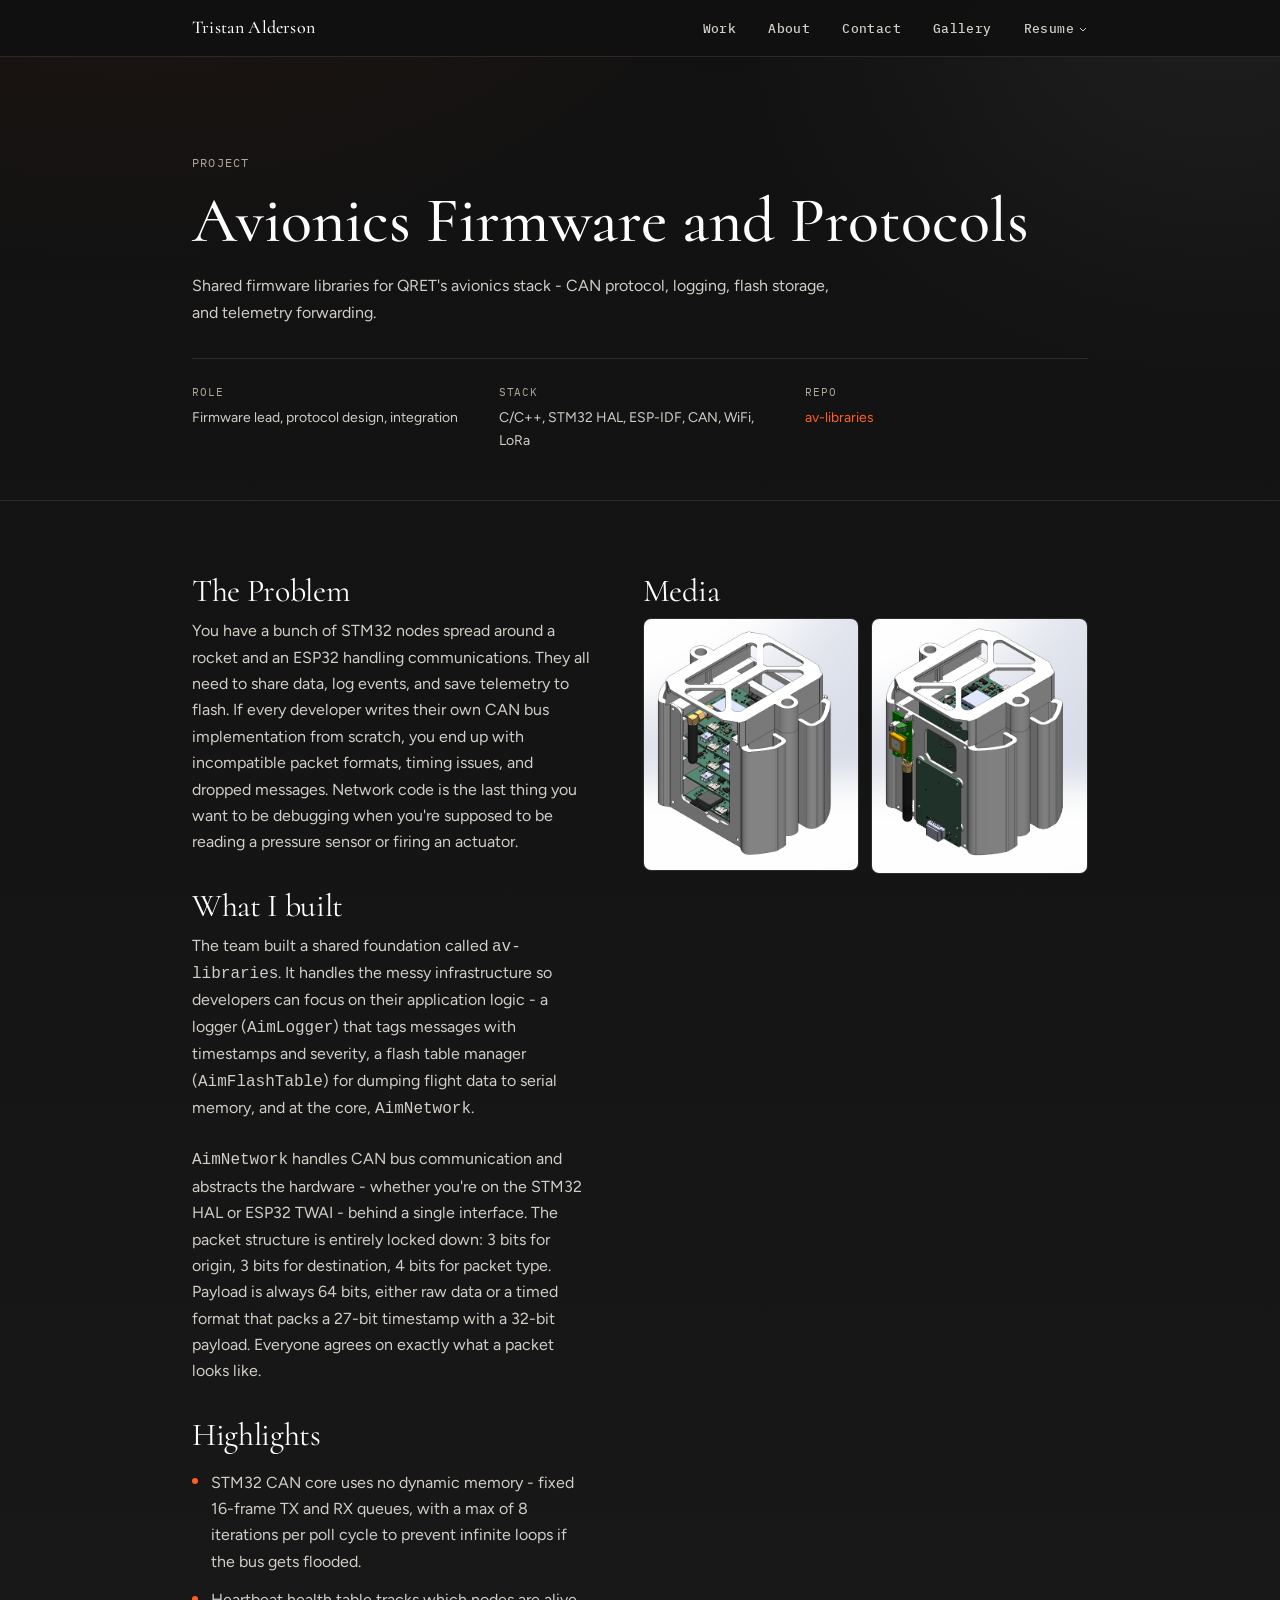
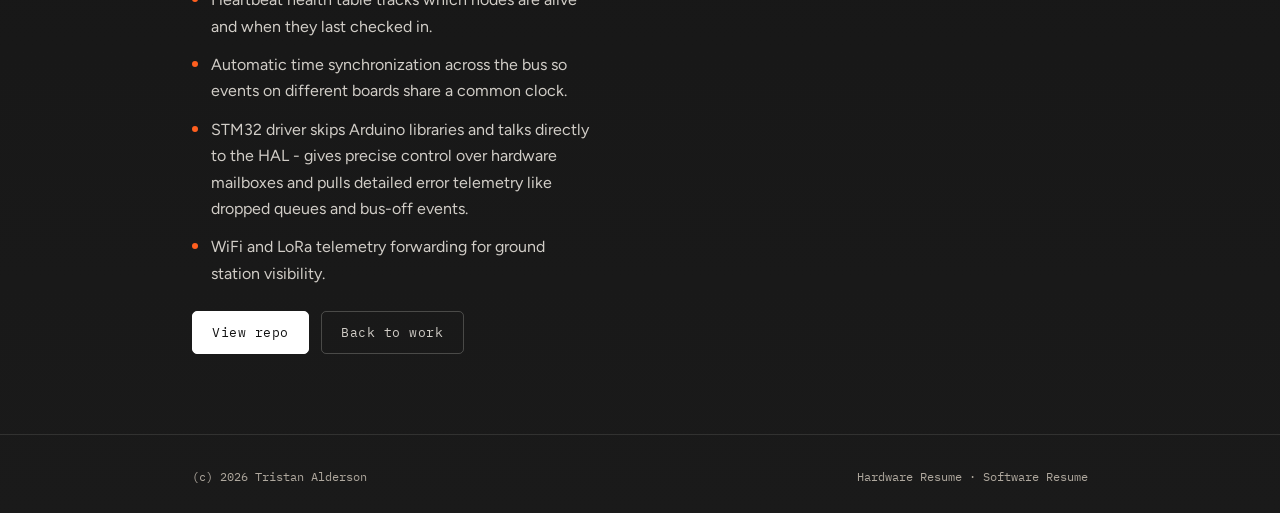
<file: projects/avionics-firmware.html>
<!DOCTYPE html>
<html lang="en">
<head>
<meta charset="UTF-8" />
<meta name="viewport" content="width=device-width, initial-scale=1.0" />
<title>Avionics Firmware and Protocols - Tristan Alderson</title>
<meta name="description" content="Distributed avionics firmware with custom CAN protocol and real-time telemetry." />
<link rel="preconnect" href="https://fonts.googleapis.com" />
<link rel="preconnect" href="https://fonts.gstatic.com" crossorigin />
<link href="https://fonts.googleapis.com/css2?family=Cormorant:ital,wght@0,400;0,500;0,600;1,400&family=IBM+Plex+Mono:wght@400;500&family=Figtree:wght@400;500&display=swap" rel="stylesheet" />
<link rel="stylesheet" href="../css/style.css" />
<link rel="icon" type="image/png" href="../assets/favicon.png" />
<link rel="apple-touch-icon" href="../assets/favicon.png" />
</head>
<body>
<a href="#content" class="skip-link">Skip to content</a>

<nav aria-label="Site navigation">
  <div class="nav-inner">
    <a href="../index.html" class="nav-name">Tristan Alderson</a>
    <ul class="nav-links" id="nav-links" role="list">
      <li><a href="../index.html#work">Work</a></li>
      <li><a href="../index.html#about">About</a></li>
      <li><a href="../index.html#contact">Contact</a></li>
      <li><a href="../index.html#gallery">Gallery</a></li>
      <li class="dropdown">
        <a href="#" aria-haspopup="true" aria-expanded="false">Resume <svg width="10" height="10" viewBox="0 0 10 10" stroke="currentColor" fill="none"><path d="M2 3l3 3 3-3"/></svg></a>
        <ul class="dropdown-content">
          <li><a href="../assets/TristanAlderson_HardwareResume_Latest.pdf" target="_blank" rel="noopener">Hardware</a></li>
          <li><a href="../assets/TristanAlderson_SoftwareResume_Latest.pdf" target="_blank" rel="noopener">Software</a></li>
        </ul>
      </li>
    </ul>
    <button class="nav-menu-btn" id="nav-toggle" aria-expanded="false" aria-controls="nav-links" aria-label="Toggle navigation">
      <svg width="20" height="20" viewBox="0 0 20 20" fill="none" stroke="currentColor" stroke-width="1.5">
        <path d="M3 5h14M3 10h14M3 15h14"/>
      </svg>
    </button>
  </div>
</nav>

<main id="content">
  <section class="project-hero">
    <div class="container">
      <p class="project-label">Project</p>
      <h1 class="project-title">Avionics Firmware and Protocols</h1>
      <p class="project-subtitle">
        Shared firmware libraries for QRET's avionics stack - CAN protocol, logging, flash storage, and telemetry forwarding.
      </p>
      <div class="project-meta">
        <div>
          <p class="meta-label">Role</p>
          <p class="meta-value">Firmware lead, protocol design, integration</p>
        </div>
        <div>
          <p class="meta-label">Stack</p>
          <p class="meta-value">C/C++, STM32 HAL, ESP-IDF, CAN, WiFi, LoRa</p>
        </div>
        <div>
          <p class="meta-label">Repo</p>
          <p class="meta-value"><a href="https://github.com/Queens-Rocket-Engineering-Team/av-libraries" target="_blank" rel="noopener">av-libraries</a></p>
        </div>
      </div>
    </div>
  </section>

  <section class="project-page-body">
    <div class="container">
      <div class="project-grid">
        <div>
          <h2 class="section-title">The Problem</h2>
          <p class="body-text">
            You have a bunch of STM32 nodes spread around a rocket and an ESP32 handling communications. They all need to share data, log events, and save telemetry to flash. If every developer writes their own CAN bus implementation from scratch, you end up with incompatible packet formats, timing issues, and dropped messages. Network code is the last thing you want to be debugging when you're supposed to be reading a pressure sensor or firing an actuator.
          </p>

          <h2 class="section-title">What I built</h2>
          <p class="body-text">
            The team built a shared foundation called <code>av-libraries</code>. It handles the messy infrastructure so developers can focus on their application logic - a logger (<code>AimLogger</code>) that tags messages with timestamps and severity, a flash table manager (<code>AimFlashTable</code>) for dumping flight data to serial memory, and at the core, <code>AimNetwork</code>.
          </p>
          <p class="body-text">
            <code>AimNetwork</code> handles CAN bus communication and abstracts the hardware - whether you're on the STM32 HAL or ESP32 TWAI - behind a single interface. The packet structure is entirely locked down: 3 bits for origin, 3 bits for destination, 4 bits for packet type. Payload is always 64 bits, either raw data or a timed format that packs a 27-bit timestamp with a 32-bit payload. Everyone agrees on exactly what a packet looks like.
          </p>

          <h2 class="section-title">Highlights</h2>
          <ul class="project-list">
            <li>STM32 CAN core uses no dynamic memory - fixed 16-frame TX and RX queues, with a max of 8 iterations per poll cycle to prevent infinite loops if the bus gets flooded.</li>
            <li>Heartbeat health table tracks which nodes are alive and when they last checked in.</li>
            <li>Automatic time synchronization across the bus so events on different boards share a common clock.</li>
            <li>STM32 driver skips Arduino libraries and talks directly to the HAL - gives precise control over hardware mailboxes and pulls detailed error telemetry like dropped queues and bus-off events.</li>
            <li>WiFi and LoRa telemetry forwarding for ground station visibility.</li>
          </ul>

          <div class="project-links">
            <a href="https://github.com/Queens-Rocket-Engineering-Team/av-libraries" target="_blank" rel="noopener" class="btn btn-primary">View repo</a>
            <a href="../index.html#work" class="btn btn-ghost">Back to work</a>
          </div>
        </div>

        <div>
          <h2 class="section-title">Media</h2>
          <div class="project-gallery">
            <img src="../assets/projects/avionics-stack/avionics_stack1.png" alt="Avionics stack overview" loading="lazy" />
            <img src="../assets/projects/avionics-stack/avionics_stack2.png" alt="Avionics stack detail" loading="lazy" />
          </div>
        </div>
      </div>
    </div>
  </section>
</main>

<footer>
  <div class="container footer-inner">
    <p class="footer-copy">(c) <span id="year"></span> Tristan Alderson</p>
    <p class="footer-copy"><a href="../assets/TristanAlderson_HardwareResume_Latest.pdf" target="_blank" rel="noopener">Hardware Resume</a> &middot; <a href="../assets/TristanAlderson_SoftwareResume_Latest.pdf" target="_blank" rel="noopener">Software Resume</a></p>
  </div>
</footer>

<script src="../js/site.js" defer></script>
</body>
</html>
</file>
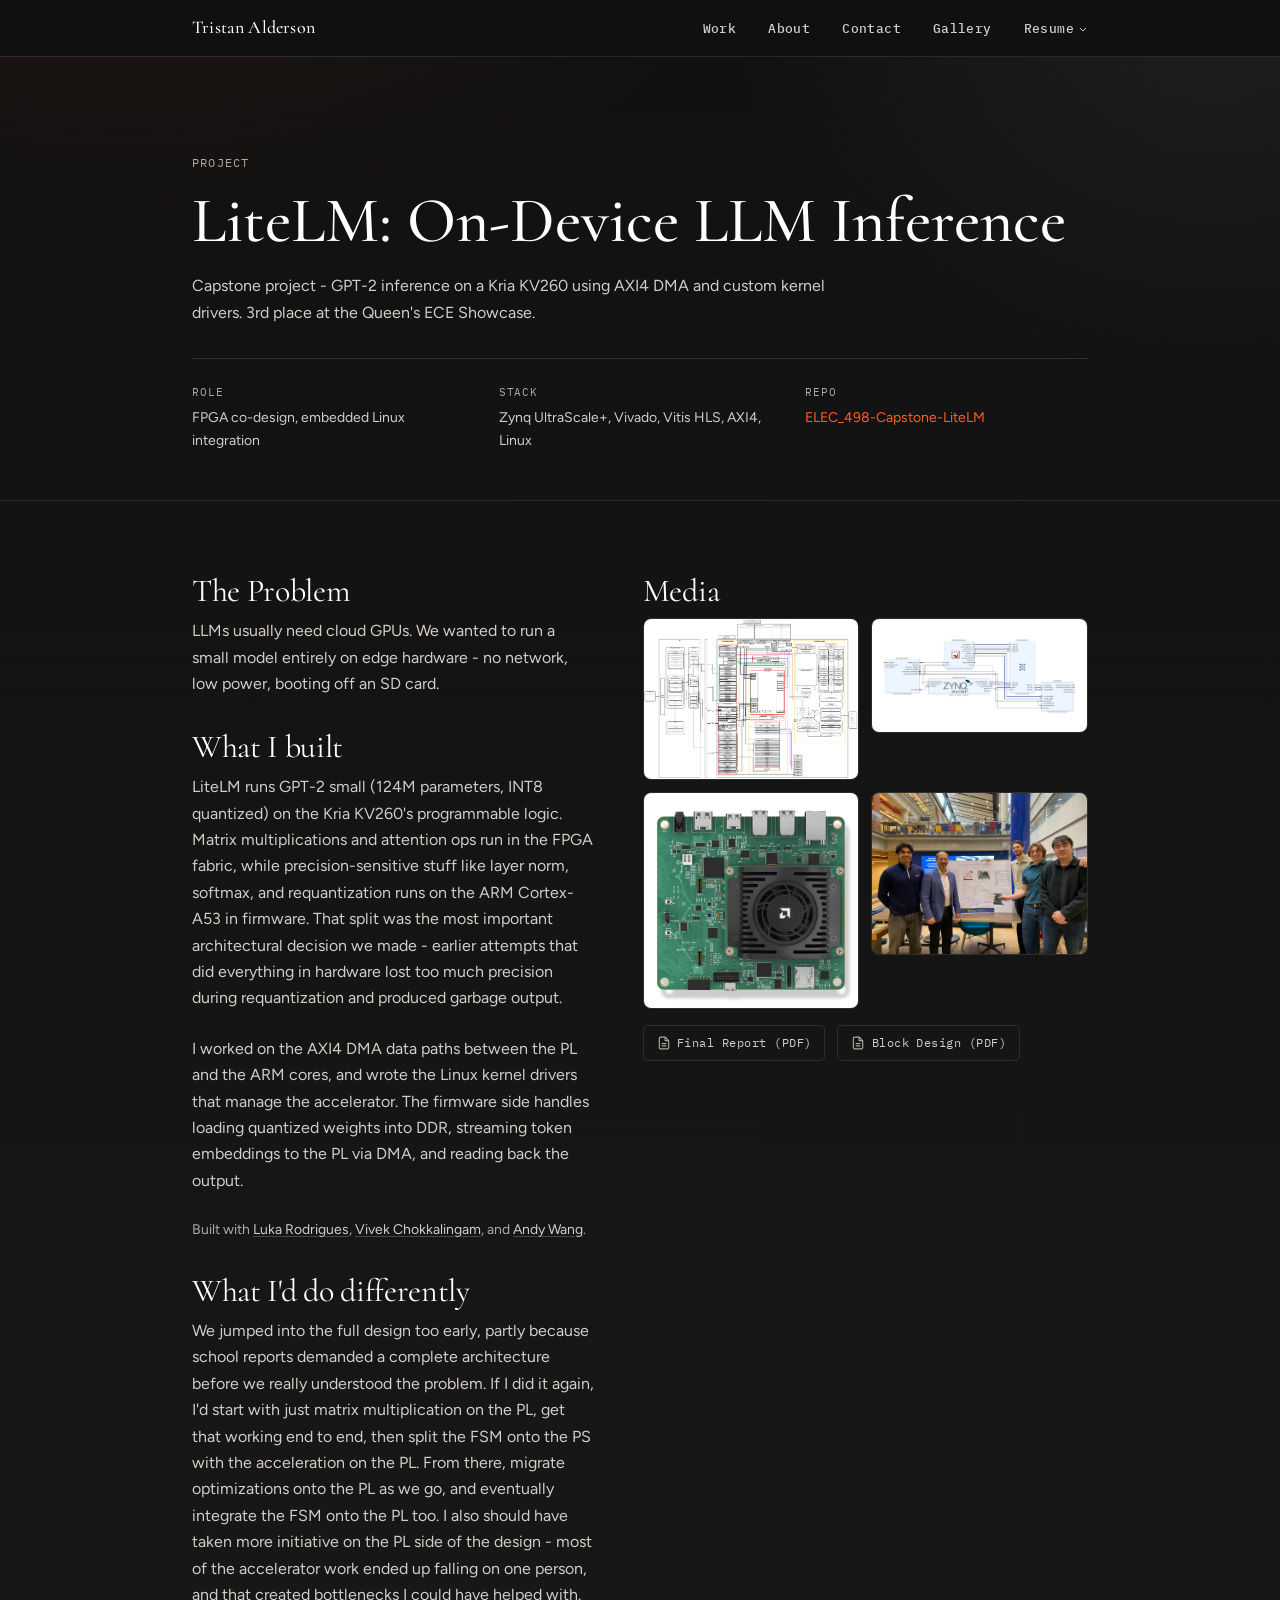
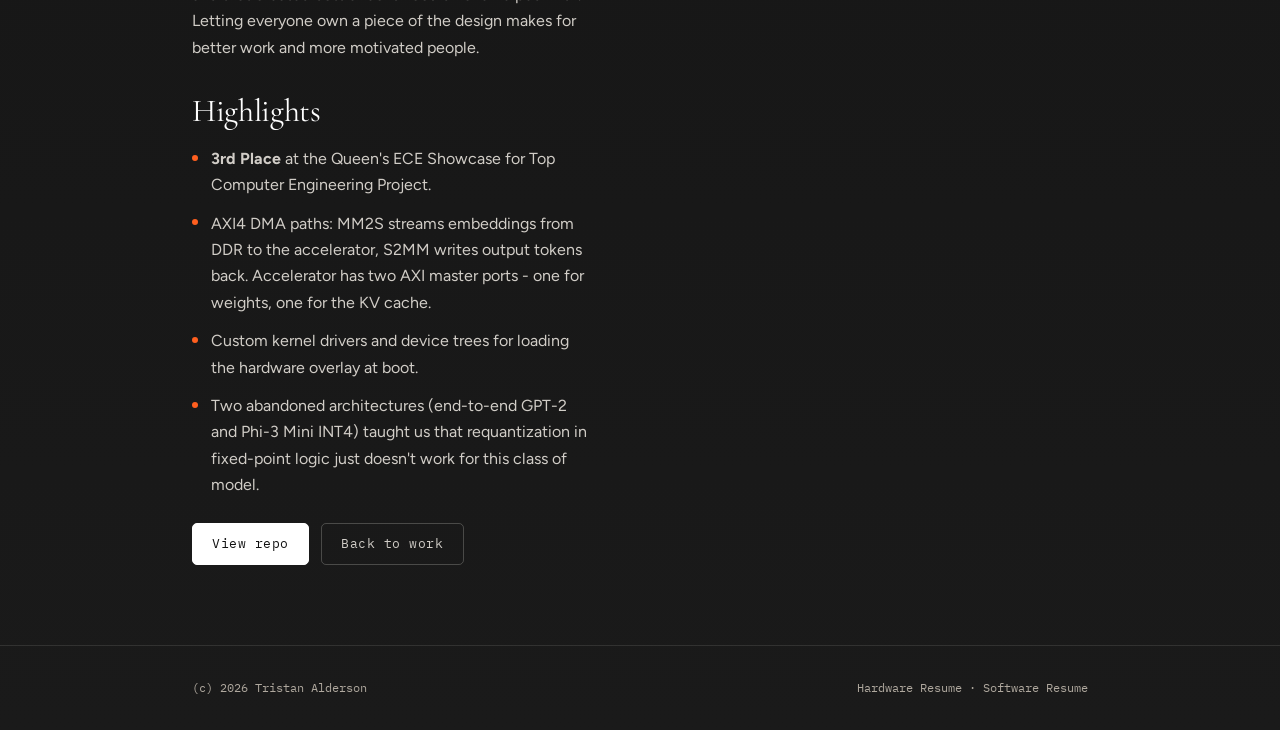
<file: projects/fpga-embedded.html>
<!DOCTYPE html>
<html lang="en">

<head>
  <meta charset="UTF-8" />
  <meta name="viewport" content="width=device-width, initial-scale=1.0" />
  <title>FPGA and Embedded Firmware - Tristan Alderson</title>
  <meta name="description" content="Offline LLM inference on Zynq UltraScale+ with AXI4 DMA and embedded Linux." />
  <link rel="preconnect" href="https://fonts.googleapis.com" />
  <link rel="preconnect" href="https://fonts.gstatic.com" crossorigin />
  <link
    href="https://fonts.googleapis.com/css2?family=Cormorant:ital,wght@0,400;0,500;0,600;1,400&family=IBM+Plex+Mono:wght@400;500&family=Figtree:wght@400;500&display=swap"
    rel="stylesheet" />
  <link rel="stylesheet" href="../css/style.css" />
  <link rel="icon" type="image/png" href="../assets/favicon.png" />
  <link rel="apple-touch-icon" href="../assets/favicon.png" />
</head>

<body>
  <a href="#content" class="skip-link">Skip to content</a>

  <nav aria-label="Site navigation">
    <div class="nav-inner">
      <a href="../index.html" class="nav-name">Tristan Alderson</a>
      <ul class="nav-links" id="nav-links" role="list">
        <li><a href="../index.html#work">Work</a></li>
        <li><a href="../index.html#about">About</a></li>
        <li><a href="../index.html#contact">Contact</a></li>
        <li><a href="../index.html#gallery">Gallery</a></li>
        <li class="dropdown">
          <a href="#" aria-haspopup="true" aria-expanded="false">Resume <svg width="10" height="10" viewBox="0 0 10 10"
              stroke="currentColor" fill="none">
              <path d="M2 3l3 3 3-3" />
            </svg></a>
          <ul class="dropdown-content">
            <li><a href="../assets/TristanAlderson_HardwareResume_Latest.pdf" target="_blank"
                rel="noopener">Hardware</a></li>
            <li><a href="../assets/TristanAlderson_SoftwareResume_Latest.pdf" target="_blank"
                rel="noopener">Software</a></li>
          </ul>
        </li>
      </ul>
      <button class="nav-menu-btn" id="nav-toggle" aria-expanded="false" aria-controls="nav-links"
        aria-label="Toggle navigation">
        <svg width="20" height="20" viewBox="0 0 20 20" fill="none" stroke="currentColor" stroke-width="1.5">
          <path d="M3 5h14M3 10h14M3 15h14" />
        </svg>
      </button>
    </div>
  </nav>

  <main id="content">
    <section class="project-hero">
      <div class="container">
        <p class="project-label">Project</p>
        <h1 class="project-title">LiteLM: On-Device LLM Inference</h1>
        <p class="project-subtitle">
          Capstone project - GPT-2 inference on a Kria KV260 using AXI4 DMA and custom kernel drivers. 3rd place at the
          Queen's ECE Showcase.
        </p>
        <div class="project-meta">
          <div>
            <p class="meta-label">Role</p>
            <p class="meta-value">FPGA co-design, embedded Linux integration</p>
          </div>
          <div>
            <p class="meta-label">Stack</p>
            <p class="meta-value">Zynq UltraScale+, Vivado, Vitis HLS, AXI4, Linux</p>
          </div>
          <div>
            <p class="meta-label">Repo</p>
            <p class="meta-value"><a href="https://github.com/20lfr/ELEC_498-Capstone-LiteLM" target="_blank"
                rel="noopener">ELEC_498-Capstone-LiteLM</a></p>
          </div>
        </div>
      </div>
    </section>

    <section class="project-page-body">
      <div class="container">
        <div class="project-grid">
          <div>
            <h2 class="section-title">The Problem</h2>
            <p class="body-text">
              LLMs usually need cloud GPUs. We wanted to run a small model entirely on edge hardware - no network, low
              power, booting off an SD card.
            </p>

            <h2 class="section-title">What I built</h2>
            <p class="body-text">
              LiteLM runs GPT-2 small (124M parameters, INT8 quantized) on the Kria KV260's programmable logic. Matrix
              multiplications and attention ops run in the FPGA fabric, while precision-sensitive stuff like layer norm,
              softmax, and requantization runs on the ARM Cortex-A53 in firmware. That split was the most important
              architectural decision we made - earlier attempts that did everything in hardware lost too much precision
              during requantization and produced garbage output.
            </p>
            <p class="body-text">
              I worked on the AXI4 DMA data paths between the PL and the ARM cores, and wrote the Linux kernel drivers
              that manage the accelerator. The firmware side handles loading quantized weights into DDR, streaming token
              embeddings to the PL via DMA, and reading back the output.
            </p>
            <p class="team-credit">
              Built with
              <a href="https://www.linkedin.com/in/luka-rodrigues-ab835022b/" target="_blank" rel="noopener">Luka
                Rodrigues</a>,
              <a href="https://www.linkedin.com/in/vivekchokkalingam/" target="_blank" rel="noopener">Vivek
                Chokkalingam</a>, and
              <a href="https://www.linkedin.com/in/andy-wang-541b96255/" target="_blank" rel="noopener">Andy Wang</a>.
            </p>

            <h2 class="section-title">What I'd do differently</h2>
            <p class="body-text">
              We jumped into the full design too early, partly because school reports demanded a complete architecture
              before we really understood the problem. If I did it again, I'd start with just matrix multiplication
              on the PL, get that working end to end, then split the FSM onto the PS with the acceleration on the PL.
              From there, migrate optimizations onto the PL as we go, and eventually integrate the FSM onto the PL too.
              I also should have taken more initiative on the PL side of the design - most of the accelerator work ended
              up falling on one person, and that created bottlenecks I could have helped with. Letting everyone
              own a piece of the design makes for better work and more motivated people.
            </p>

            <h2 class="section-title">Highlights</h2>
            <ul class="project-list">
              <li><strong>3rd Place</strong> at the Queen's ECE Showcase for Top Computer Engineering Project.</li>
              <li>AXI4 DMA paths: MM2S streams embeddings from DDR to the accelerator, S2MM writes output tokens back.
                Accelerator has two AXI master ports - one for weights, one for the KV cache.</li>
              <li>Custom kernel drivers and device trees for loading the hardware overlay at boot.</li>
              <li>Two abandoned architectures (end-to-end GPT-2 and Phi-3 Mini INT4) taught us that requantization in
                fixed-point logic just doesn't work for this class of model.</li>
            </ul>

            <div class="project-links">
              <a href="https://github.com/20lfr/ELEC_498-Capstone-LiteLM" target="_blank" rel="noopener"
                class="btn btn-primary">View repo</a>
              <a href="../index.html#work" class="btn btn-ghost">Back to work</a>
            </div>
          </div>

          <div>
            <h2 class="section-title">Media</h2>
            <div class="project-gallery">
              <a href="../assets/projects/capstone/fpga_design.pdf" target="_blank" rel="noopener" class="gallery-link">
                <img src="../assets/projects/capstone/fpga_design.png"
                  alt="FPGA system block design - click for full PDF" loading="lazy" />
                <span class="gallery-link-label">View full PDF &gt;</span>
              </a>
              <img src="../assets/projects/capstone/Vivado-Block-Design.png" alt="Vivado block design schematic"
                loading="lazy" />
              <img src="../assets/projects/capstone/fpga_board.jpg" alt="Kria KV260 Zynq UltraScale+ development board"
                loading="lazy" />
              <img src="../assets/projects/capstone/IMG_0656.jpg"
                alt="Team at the ECE Showcase with poster and FPGA board" loading="lazy" />
            </div>
            <div class="project-docs">
              <a href="../assets/projects/capstone/Group_20_Final_Report.pdf" target="_blank" rel="noopener">
                <svg width="14" height="14" viewBox="0 0 24 24" fill="none" stroke="currentColor" stroke-width="2">
                  <path d="M14 2H6a2 2 0 00-2 2v16a2 2 0 002 2h12a2 2 0 002-2V8z" />
                  <polyline points="14 2 14 8 20 8" />
                  <line x1="16" y1="13" x2="8" y2="13" />
                  <line x1="16" y1="17" x2="8" y2="17" />
                </svg>
                Final Report (PDF)
              </a>
              <a href="../assets/projects/capstone/fpga_design.pdf" target="_blank" rel="noopener">
                <svg width="14" height="14" viewBox="0 0 24 24" fill="none" stroke="currentColor" stroke-width="2">
                  <path d="M14 2H6a2 2 0 00-2 2v16a2 2 0 002 2h12a2 2 0 002-2V8z" />
                  <polyline points="14 2 14 8 20 8" />
                  <line x1="16" y1="13" x2="8" y2="13" />
                  <line x1="16" y1="17" x2="8" y2="17" />
                </svg>
                Block Design (PDF)
              </a>
            </div>
          </div>
        </div>
      </div>
    </section>
  </main>

  <footer>
    <div class="container footer-inner">
      <p class="footer-copy">(c) <span id="year"></span> Tristan Alderson</p>
      <p class="footer-copy"><a href="../assets/TristanAlderson_HardwareResume_Latest.pdf" target="_blank"
          rel="noopener">Hardware Resume</a> &middot; <a href="../assets/TristanAlderson_SoftwareResume_Latest.pdf"
          target="_blank" rel="noopener">Software Resume</a></p>
    </div>
  </footer>

  <script src="../js/site.js" defer></script>
</body>

</html>
</file>
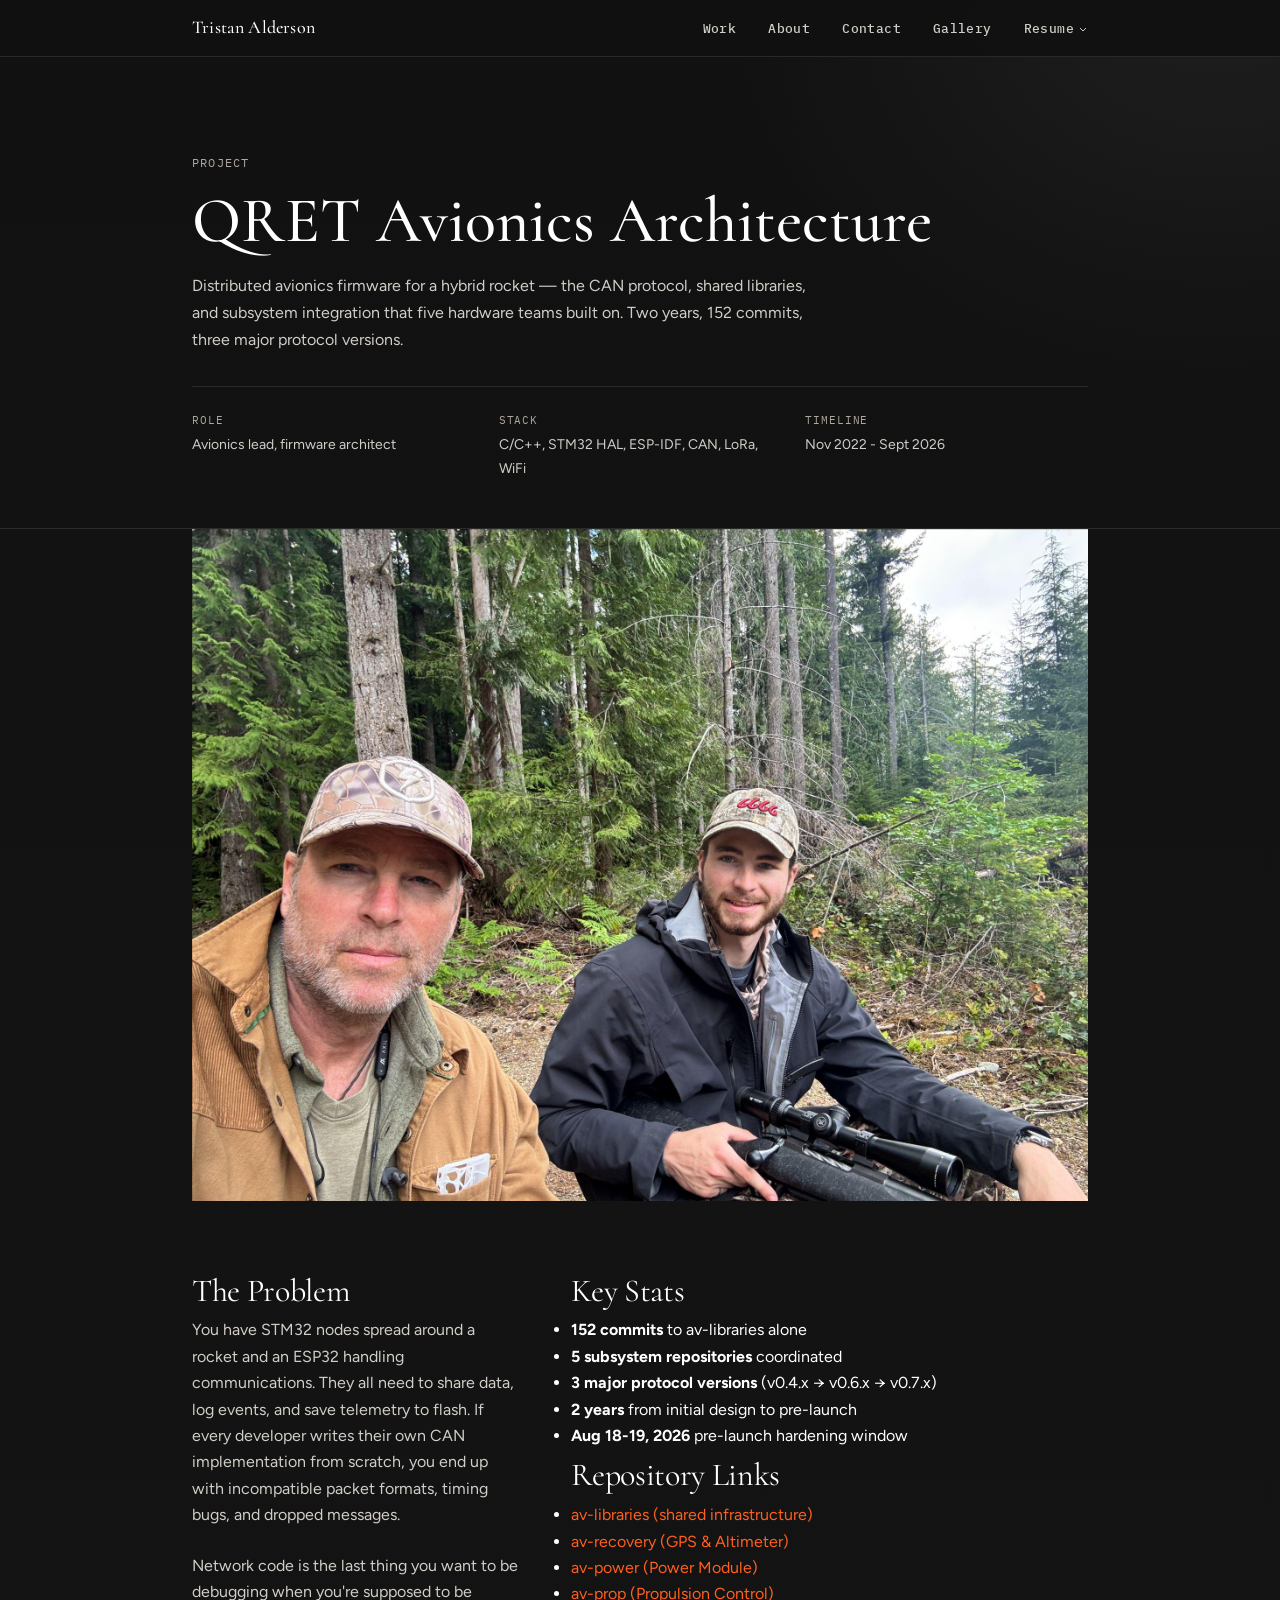
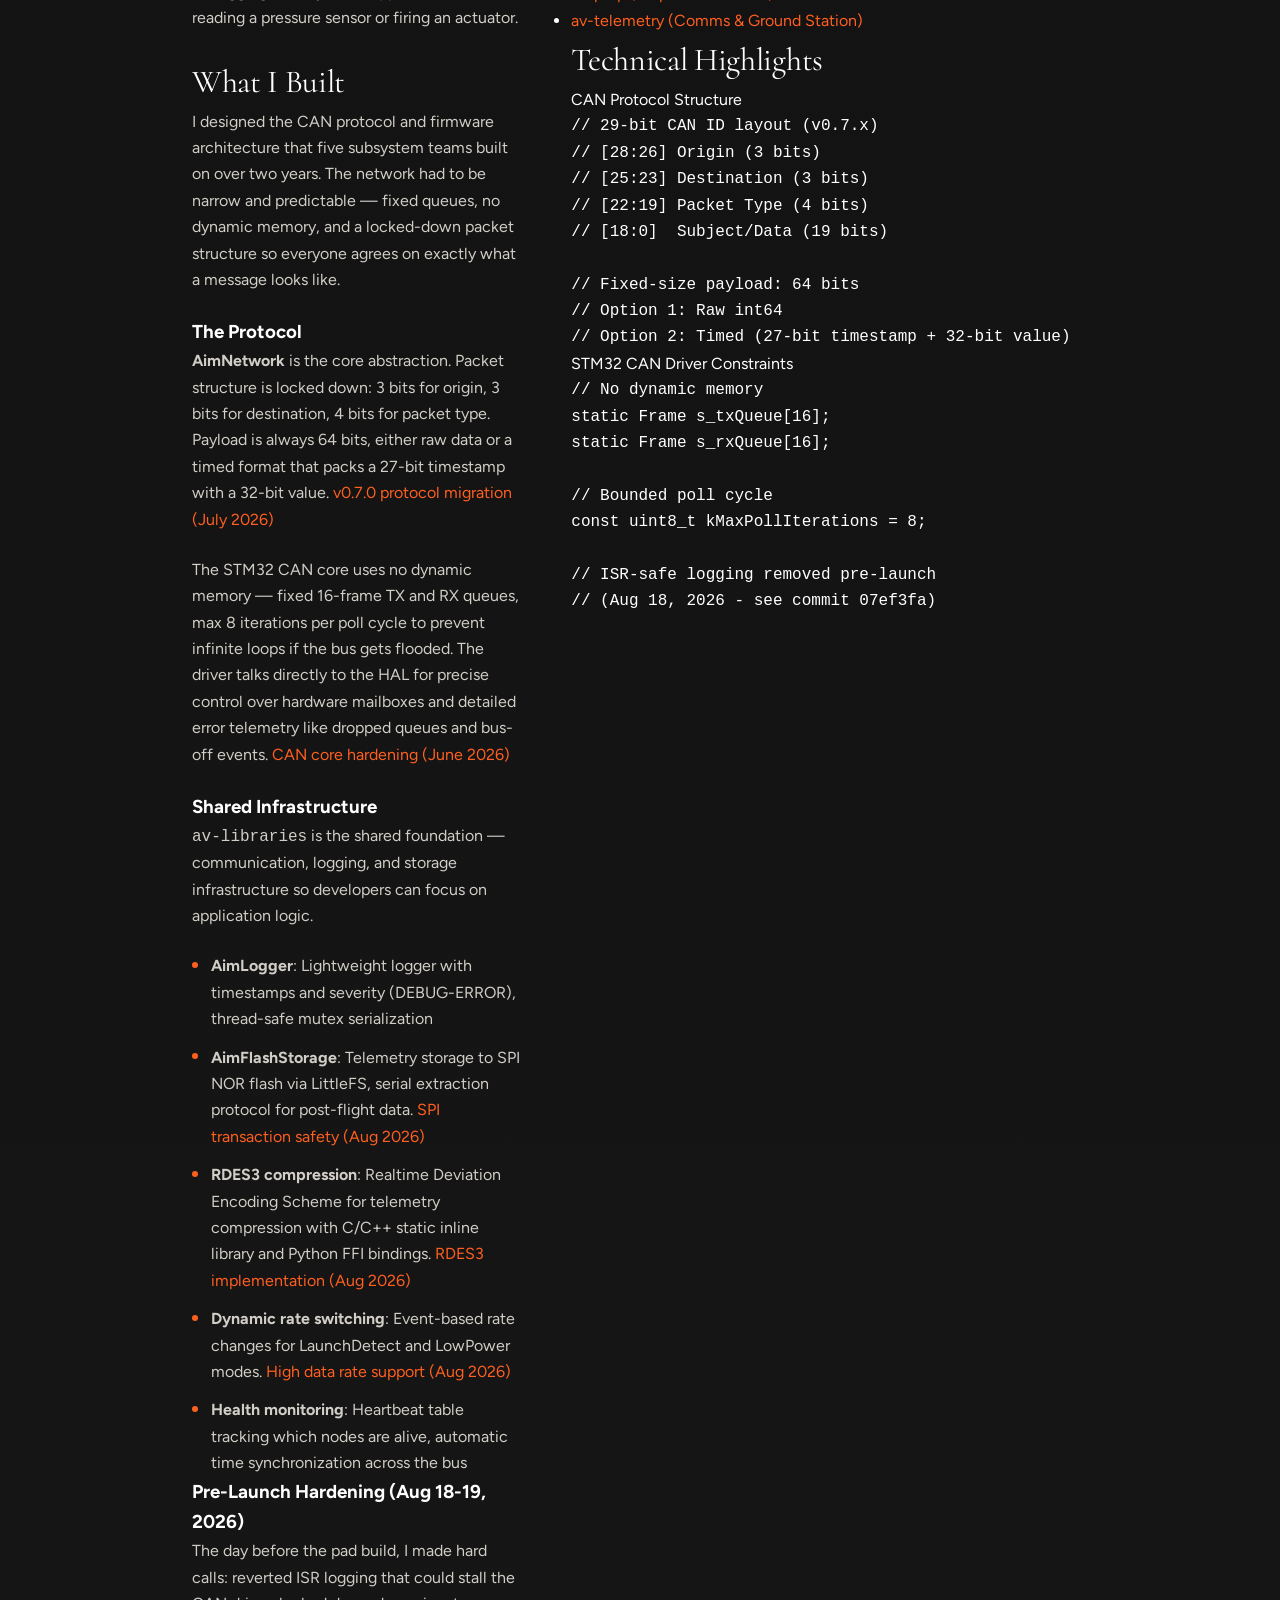
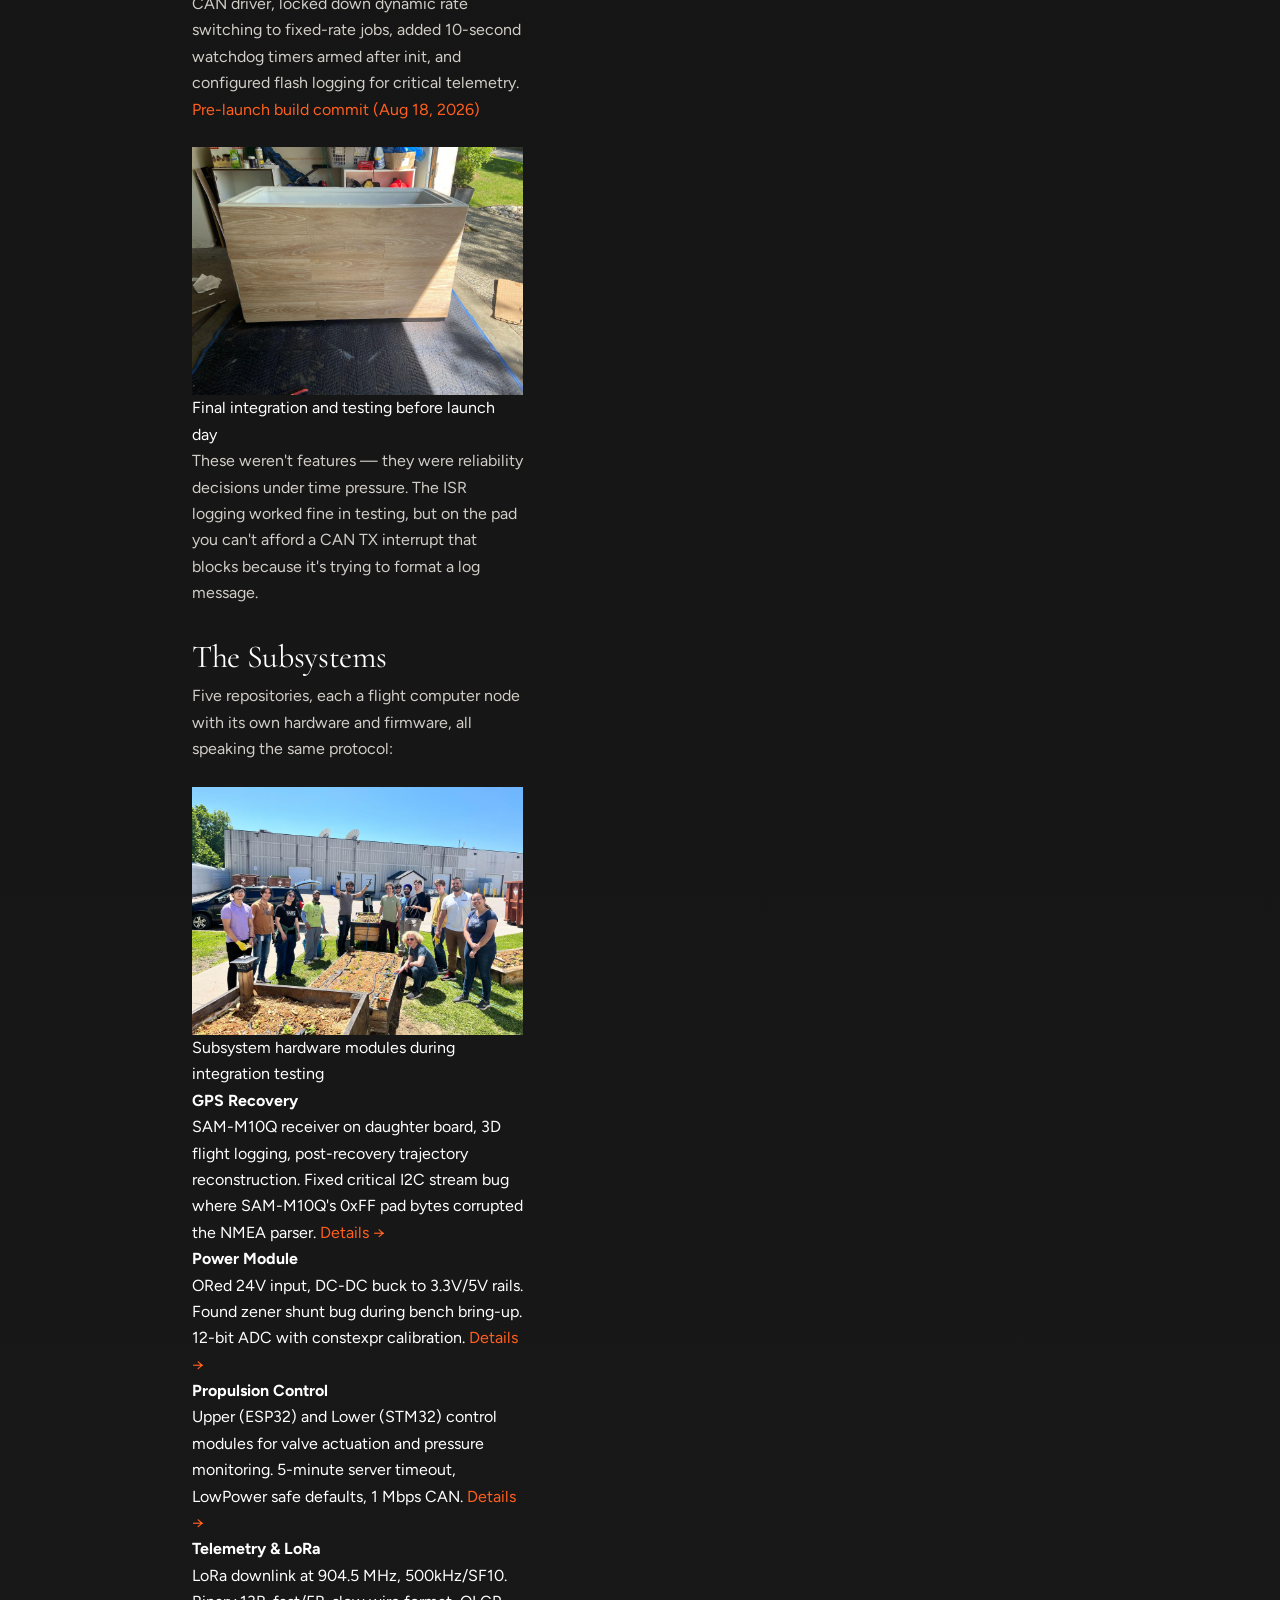
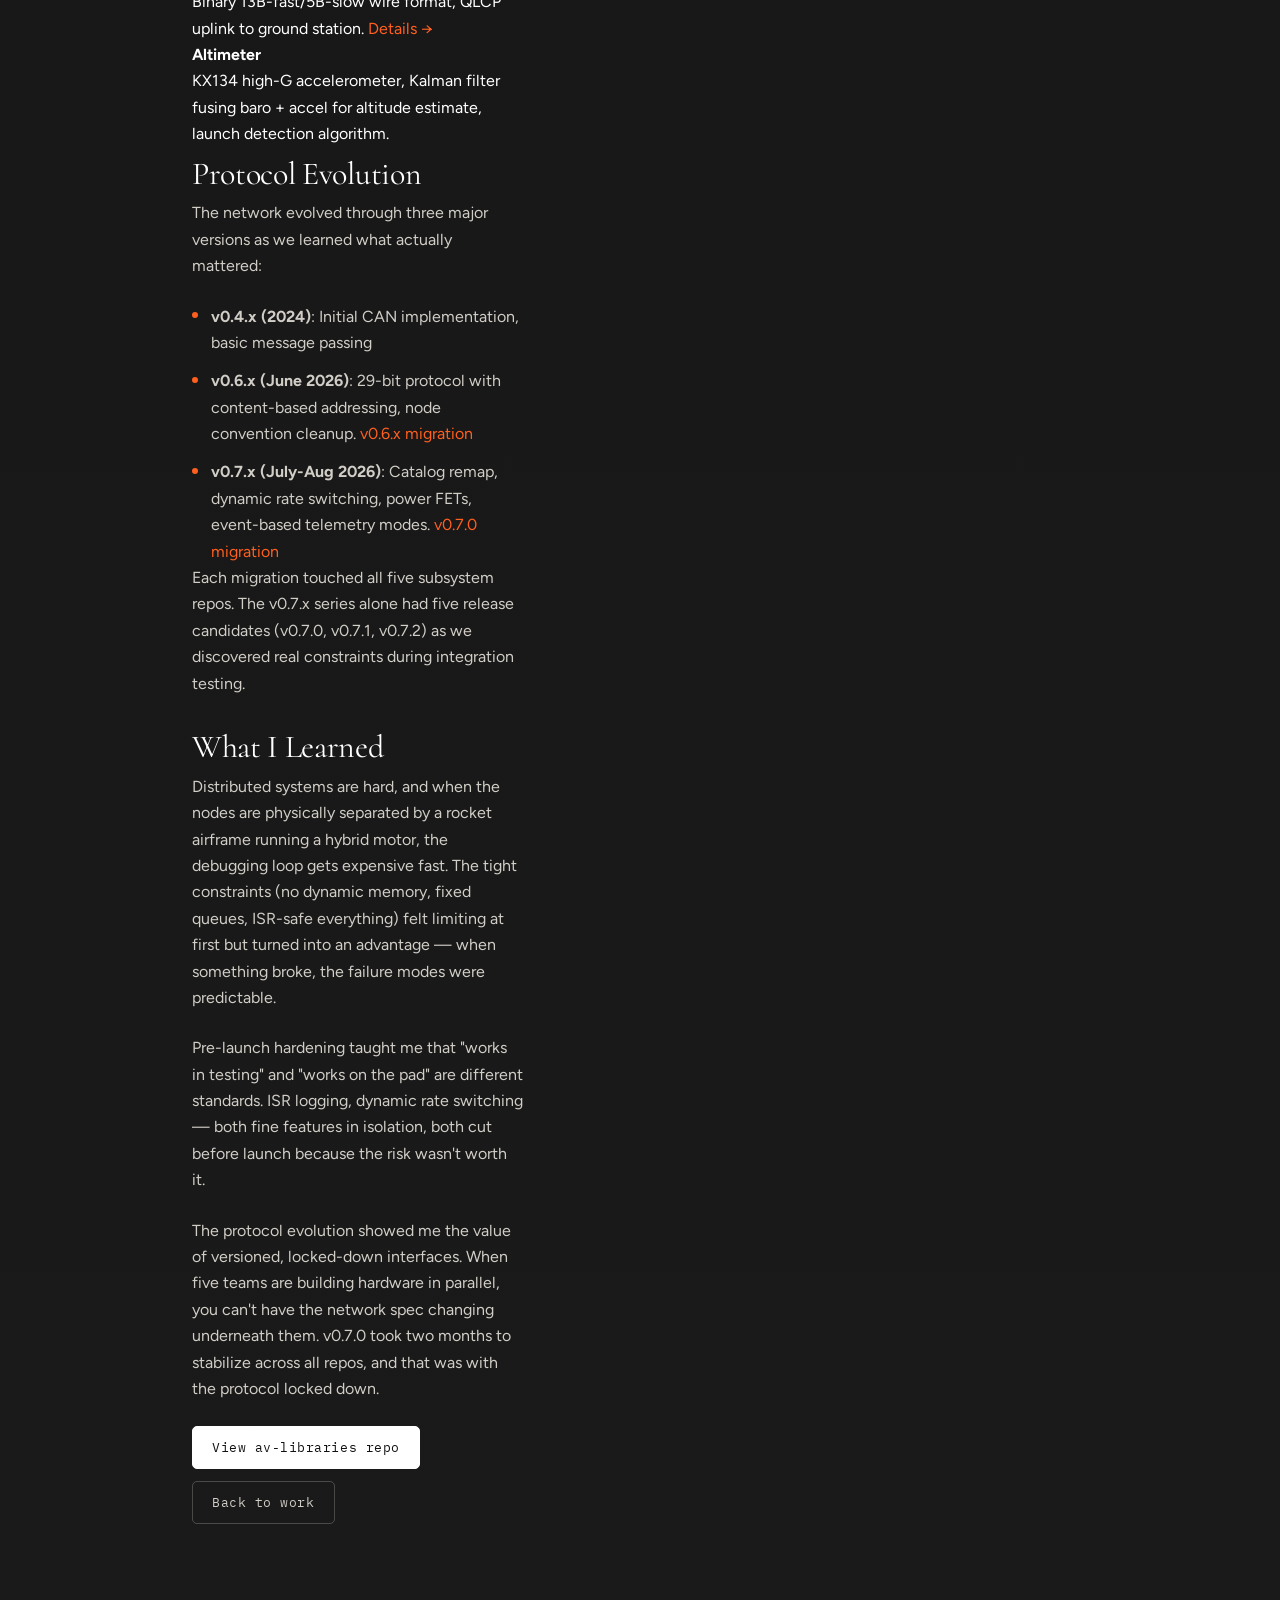
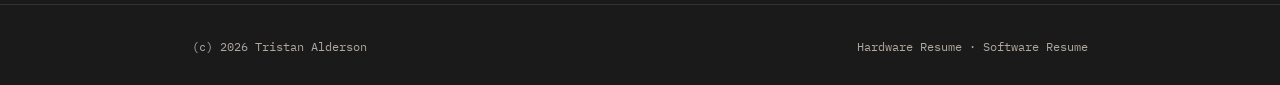
<file: projects/qret-avionics-architecture.html>
<!DOCTYPE html>
<html lang="en">

<head>
  <meta charset="UTF-8" />
  <meta name="viewport" content="width=device-width, initial-scale=1.0" />
  <title>QRET Avionics Architecture - Tristan Alderson</title>
  <meta name="description"
    content="Distributed avionics architecture for a hybrid rocket — CAN protocol, firmware libraries, and five subsystem nodes." />
  <link rel="preconnect" href="https://fonts.googleapis.com" />
  <link rel="preconnect" href="https://fonts.gstatic.com" crossorigin />
  <link
    href="https://fonts.googleapis.com/css2?family=Cormorant:ital,wght@0,400;0,500;0,600;1,400&family=IBM+Plex+Mono:wght@400;500&family=Figtree:wght@400;500&display=swap"
    rel="stylesheet" />
  <link rel="stylesheet" href="../css/style.css" />
  <link rel="icon" type="image/png" href="../assets/favicon.png" />
  <link rel="apple-touch-icon" href="../assets/favicon.png" />
</head>

<body>
  <a href="#content" class="skip-link">Skip to content</a>

  <nav aria-label="Site navigation">
    <div class="nav-inner">
      <a href="../index.html" class="nav-name">Tristan Alderson</a>
      <ul class="nav-links" id="nav-links" role="list">
        <li><a href="../index.html#work">Work</a></li>
        <li><a href="../index.html#about">About</a></li>
        <li><a href="../index.html#contact">Contact</a></li>
        <li><a href="../index.html#gallery">Gallery</a></li>
        <li class="dropdown">
          <a href="#" aria-haspopup="true" aria-expanded="false">Resume <svg width="10" height="10" viewBox="0 0 10 10"
              stroke="currentColor" fill="none">
              <path d="M2 3l3 3 3-3" />
            </svg></a>
          <ul class="dropdown-content">
            <li><a href="../assets/TristanAlderson_HardwareResume_Latest.pdf" target="_blank"
                rel="noopener">Hardware</a></li>
            <li><a href="../assets/TristanAlderson_SoftwareResume_Latest.pdf" target="_blank"
                rel="noopener">Software</a></li>
          </ul>
        </li>
      </ul>
      <button class="nav-menu-btn" id="nav-toggle" aria-expanded="false" aria-controls="nav-links"
        aria-label="Toggle navigation">
        <svg width="20" height="20" viewBox="0 0 20 20" fill="none" stroke="currentColor" stroke-width="1.5">
          <path d="M3 5h14M3 10h14M3 15h14" />
        </svg>
      </button>
    </div>
  </nav>

  <main id="content">
    <section class="project-hero">
      <div class="container">
        <p class="project-label">Project</p>
        <h1 class="project-title">QRET Avionics Architecture</h1>
        <p class="project-subtitle">
          Distributed avionics firmware for a hybrid rocket — the CAN protocol, shared libraries, and subsystem
          integration that five hardware teams built on. Two years, 152 commits, three major protocol versions.
        </p>
        <div class="project-meta">
          <div>
            <p class="meta-label">Role</p>
            <p class="meta-value">Avionics lead, firmware architect</p>
          </div>
          <div>
            <p class="meta-label">Stack</p>
            <p class="meta-value">C/C++, STM32 HAL, ESP-IDF, CAN, LoRa, WiFi</p>
          </div>
          <div>
            <p class="meta-label">Timeline</p>
            <p class="meta-value">Nov 2022 - Sept 2026</p>
          </div>
        </div>
      </div>
    </section>

    <section class="project-image-hero">
      <div class="container">
        <img src="../assets/images/qret-hardware-3.jpg" alt="QRET avionics hardware assembly and testing" class="hero-image" />
      </div>
    </section>

    <section class="project-page-body">
      <div class="container">
        <div class="project-grid">
          <div>
            <h2 class="section-title">The Problem</h2>
            <p class="body-text">
              You have STM32 nodes spread around a rocket and an ESP32 handling communications. They all need to share
              data, log events, and save telemetry to flash. If every developer writes their own CAN implementation from
              scratch, you end up with incompatible packet formats, timing bugs, and dropped messages.
            </p>
            <p class="body-text">
              Network code is the last thing you want to be debugging when you're supposed to be reading a pressure
              sensor or firing an actuator.
            </p>

            <h2 class="section-title">What I Built</h2>
            <p class="body-text">
              I designed the CAN protocol and firmware architecture that five subsystem teams built on over two years.
              The network had to be narrow and predictable — fixed queues, no dynamic memory, and a locked-down packet
              structure so everyone agrees on exactly what a message looks like.
            </p>

            <h3 class="subsection-title">The Protocol</h3>
            <p class="body-text">
              <strong>AimNetwork</strong> is the core abstraction. Packet structure is locked down: 3 bits for origin, 3
              bits for destination, 4 bits for packet type. Payload is always 64 bits, either raw data or a timed format
              that packs a 27-bit timestamp with a 32-bit value. <a
                href="https://github.com/Queens-Rocket-Engineering-Team/av-libraries/commit/00b5fd1b99877ac09ca747f2b30b727a8dfc8077"
                target="_blank" rel="noopener">v0.7.0 protocol migration (July 2026)</a>
            </p>

            <p class="body-text">
              The STM32 CAN core uses no dynamic memory — fixed 16-frame TX and RX queues, max 8 iterations per poll
              cycle to prevent infinite loops if the bus gets flooded. The driver talks directly to the HAL for precise
              control over hardware mailboxes and detailed error telemetry like dropped queues and bus-off events. <a
                href="https://github.com/Queens-Rocket-Engineering-Team/av-libraries/commit/72e59408347673f7a445e2e09d6c5e2995a420e9"
                target="_blank" rel="noopener">CAN core hardening (June 2026)</a>
            </p>

            <h3 class="subsection-title">Shared Infrastructure</h3>
            <p class="body-text">
              <code>av-libraries</code> is the shared foundation — communication, logging, and storage infrastructure so
              developers can focus on application logic.
            </p>
            <ul class="project-list">
              <li><strong>AimLogger</strong>: Lightweight logger with timestamps and severity (DEBUG-ERROR), thread-safe
                mutex serialization</li>
              <li><strong>AimFlashStorage</strong>: Telemetry storage to SPI NOR flash via LittleFS, serial extraction
                protocol for post-flight data. <a
                  href="https://github.com/Queens-Rocket-Engineering-Team/av-libraries/commit/8379a9a03a16433d659e91e34d055b3d6e2d8ea4"
                  target="_blank" rel="noopener">SPI transaction safety (Aug 2026)</a></li>
              <li><strong>RDES3 compression</strong>: Realtime Deviation Encoding Scheme for telemetry compression with
                C/C++ static inline library and Python FFI bindings. <a
                  href="https://github.com/Queens-Rocket-Engineering-Team/av-libraries/commit/994617c5b00629fe93597fd9af920a95a3aef13b"
                  target="_blank" rel="noopener">RDES3 implementation (Aug 2026)</a></li>
              <li><strong>Dynamic rate switching</strong>: Event-based rate changes for LaunchDetect and LowPower modes.
                <a href="https://github.com/Queens-Rocket-Engineering-Team/av-libraries/commit/adfcbad5786d7fd664691cf6d757fd124438899e"
                  target="_blank" rel="noopener">High data rate support (Aug 2026)</a>
              </li>
              <li><strong>Health monitoring</strong>: Heartbeat table tracking which nodes are alive, automatic time
                synchronization across the bus</li>
            </ul>

            <h3 class="subsection-title">Pre-Launch Hardening (Aug 18-19, 2026)</h3>
            <p class="body-text">
              The day before the pad build, I made hard calls: reverted ISR logging that could stall the CAN driver,
              locked down dynamic rate switching to fixed-rate jobs, added 10-second watchdog timers armed after init,
              and configured flash logging for critical telemetry. <a
                href="https://github.com/Queens-Rocket-Engineering-Team/av-libraries/commit/07ef3faac6b463f1921d944d6ab03157b44f020f"
                target="_blank" rel="noopener">Pre-launch build commit (Aug 18, 2026)</a>
            </p>

            <figure class="project-image">
              <img src="../assets/images/qret-hardware-1.jpg" alt="Pre-launch avionics integration" />
              <figcaption>Final integration and testing before launch day</figcaption>
            </figure>

            <p class="body-text">
              These weren't features — they were reliability decisions under time pressure. The ISR logging worked fine
              in testing, but on the pad you can't afford a CAN TX interrupt that blocks because it's trying to format a
              log message.
            </p>

            <h2 class="section-title">The Subsystems</h2>
            <p class="body-text">
              Five repositories, each a flight computer node with its own hardware and firmware, all speaking the same
              protocol:
            </p>

            <figure class="project-image">
              <img src="../assets/images/qret-hardware-6.jpg" alt="QRET subsystem hardware modules" />
              <figcaption>Subsystem hardware modules during integration testing</figcaption>
            </figure>

            <div class="subsystem-cards">
              <div class="subsystem-card">
                <h4>GPS Recovery</h4>
                <p>SAM-M10Q receiver on daughter board, 3D flight logging, post-recovery trajectory reconstruction.
                  Fixed critical I2C stream bug where SAM-M10Q's 0xFF pad bytes corrupted the NMEA parser. <a
                    href="projects/gps-recovery.html">Details →</a></p>
              </div>

              <div class="subsystem-card">
                <h4>Power Module</h4>
                <p>ORed 24V input, DC-DC buck to 3.3V/5V rails. Found zener shunt bug during bench bring-up. 12-bit
                  ADC with constexpr calibration. <a href="projects/power-module.html">Details →</a></p>
              </div>

              <div class="subsystem-card">
                <h4>Propulsion Control</h4>
                <p>Upper (ESP32) and Lower (STM32) control modules for valve actuation and pressure monitoring. 5-minute
                  server timeout, LowPower safe defaults, 1 Mbps CAN. <a href="projects/control-sensor-modules.html">Details →</a></p>
              </div>

              <div class="subsystem-card">
                <h4>Telemetry & LoRa</h4>
                <p>LoRa downlink at 904.5 MHz, 500kHz/SF10. Binary 13B-fast/5B-slow wire format, QLCP uplink to ground
                  station. <a href="projects/ground-station.html">Details →</a></p>
              </div>

              <div class="subsystem-card">
                <h4>Altimeter</h4>
                <p>KX134 high-G accelerometer, Kalman filter fusing baro + accel for altitude estimate, launch detection
                  algorithm.</p>
              </div>
            </div>

            <h2 class="section-title">Protocol Evolution</h2>
            <p class="body-text">
              The network evolved through three major versions as we learned what actually mattered:
            </p>
            <ul class="project-list">
              <li><strong>v0.4.x (2024)</strong>: Initial CAN implementation, basic message passing</li>
              <li><strong>v0.6.x (June 2026)</strong>: 29-bit protocol with content-based addressing, node convention
                cleanup. <a
                  href="https://github.com/Queens-Rocket-Engineering-Team/av-libraries/commit/4aa4b0e4cbe66858ea9fa98c11721ef417a854c9"
                  target="_blank" rel="noopener">v0.6.x migration</a></li>
              <li><strong>v0.7.x (July-Aug 2026)</strong>: Catalog remap, dynamic rate switching, power FETs, event-based
                telemetry modes. <a
                  href="https://github.com/Queens-Rocket-Engineering-Team/av-libraries/commit/00b5fd1b99877ac09ca747f2b30b727a8dfc8077"
                  target="_blank" rel="noopener">v0.7.0 migration</a></li>
            </ul>

            <p class="body-text">
              Each migration touched all five subsystem repos. The v0.7.x series alone had five release candidates
              (v0.7.0, v0.7.1, v0.7.2) as we discovered real constraints during integration testing.
            </p>

            <h2 class="section-title">What I Learned</h2>
            <p class="body-text">
              Distributed systems are hard, and when the nodes are physically separated by a rocket airframe running a
              hybrid motor, the debugging loop gets expensive fast. The tight constraints (no dynamic memory, fixed
              queues, ISR-safe everything) felt limiting at first but turned into an advantage — when something broke, the
              failure modes were predictable.
            </p>

            <p class="body-text">
              Pre-launch hardening taught me that "works in testing" and "works on the pad" are different standards.
              ISR logging, dynamic rate switching — both fine features in isolation, both cut before launch because the
              risk wasn't worth it.
            </p>

            <p class="body-text">
              The protocol evolution showed me the value of versioned, locked-down interfaces. When five teams are
              building hardware in parallel, you can't have the network spec changing underneath them. v0.7.0 took two
              months to stabilize across all repos, and that was with the protocol locked down.
            </p>

            <div class="project-links">
              <a href="https://github.com/Queens-Rocket-Engineering-Team/av-libraries" target="_blank" rel="noopener"
                class="btn btn-primary">View av-libraries repo</a>
              <a href="../index.html#work" class="btn btn-ghost">Back to work</a>
            </div>
          </div>

          <div>
            <h2 class="section-title">Key Stats</h2>
            <ul class="stats-list">
              <li><strong>152 commits</strong> to av-libraries alone</li>
              <li><strong>5 subsystem repositories</strong> coordinated</li>
              <li><strong>3 major protocol versions</strong> (v0.4.x → v0.6.x → v0.7.x)</li>
              <li><strong>2 years</strong> from initial design to pre-launch</li>
              <li><strong>Aug 18-19, 2026</strong> pre-launch hardening window</li>
            </ul>

            <h2 class="section-title">Repository Links</h2>
            <ul class="repo-links">
              <li><a href="https://github.com/Queens-Rocket-Engineering-Team/av-libraries" target="_blank"
                  rel="noopener">av-libraries (shared infrastructure)</a></li>
              <li><a href="https://github.com/Queens-Rocket-Engineering-Team/av-recovery" target="_blank"
                  rel="noopener">av-recovery (GPS & Altimeter)</a></li>
              <li><a href="https://github.com/Queens-Rocket-Engineering-Team/av-power" target="_blank"
                  rel="noopener">av-power (Power Module)</a></li>
              <li><a href="https://github.com/Queens-Rocket-Engineering-Team/av-prop" target="_blank"
                  rel="noopener">av-prop (Propulsion Control)</a></li>
              <li><a href="https://github.com/Queens-Rocket-Engineering-Team/av-telemetry" target="_blank"
                  rel="noopener">av-telemetry (Comms & Ground Station)</a></li>
            </ul>

            <h2 class="section-title">Technical Highlights</h2>
            <div class="code-highlight">
              <p class="code-label">CAN Protocol Structure</p>
              <pre><code>// 29-bit CAN ID layout (v0.7.x)
// [28:26] Origin (3 bits)
// [25:23] Destination (3 bits)
// [22:19] Packet Type (4 bits)
// [18:0]  Subject/Data (19 bits)

// Fixed-size payload: 64 bits
// Option 1: Raw int64
// Option 2: Timed (27-bit timestamp + 32-bit value)</code></pre>
            </div>

            <div class="code-highlight">
              <p class="code-label">STM32 CAN Driver Constraints</p>
              <pre><code>// No dynamic memory
static Frame s_txQueue[16];
static Frame s_rxQueue[16];

// Bounded poll cycle
const uint8_t kMaxPollIterations = 8;

// ISR-safe logging removed pre-launch
// (Aug 18, 2026 - see commit 07ef3fa)</code></pre>
            </div>
          </div>
        </div>
      </div>
    </section>
  </main>

  <footer>
    <div class="container footer-inner">
      <p class="footer-copy">(c) <span id="year"></span> Tristan Alderson</p>
      <p class="footer-copy"><a href="../assets/TristanAlderson_HardwareResume_Latest.pdf" target="_blank"
          rel="noopener">Hardware Resume</a> &middot; <a href="../assets/TristanAlderson_SoftwareResume_Latest.pdf"
          target="_blank" rel="noopener">Software Resume</a></p>
    </div>
  </footer>

  <script src="../js/site.js" defer></script>
</body>

</html>
</file>
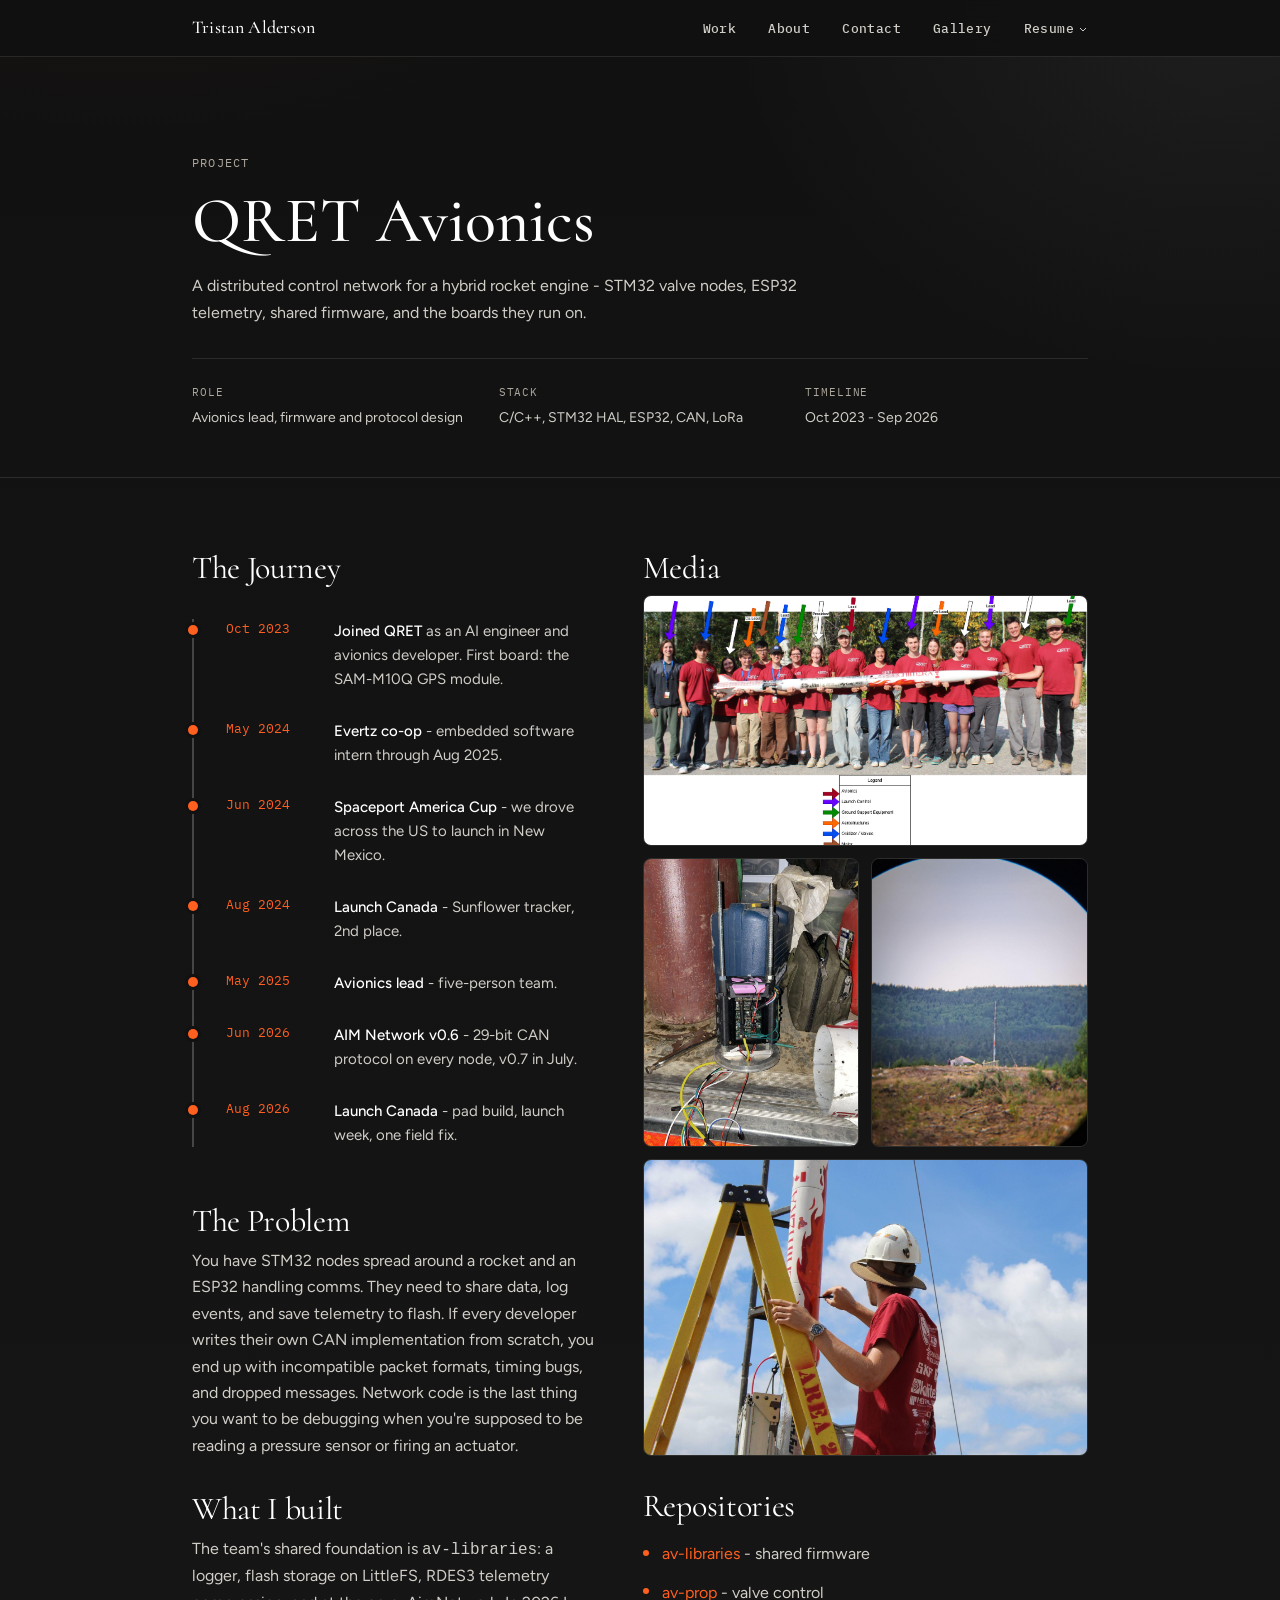
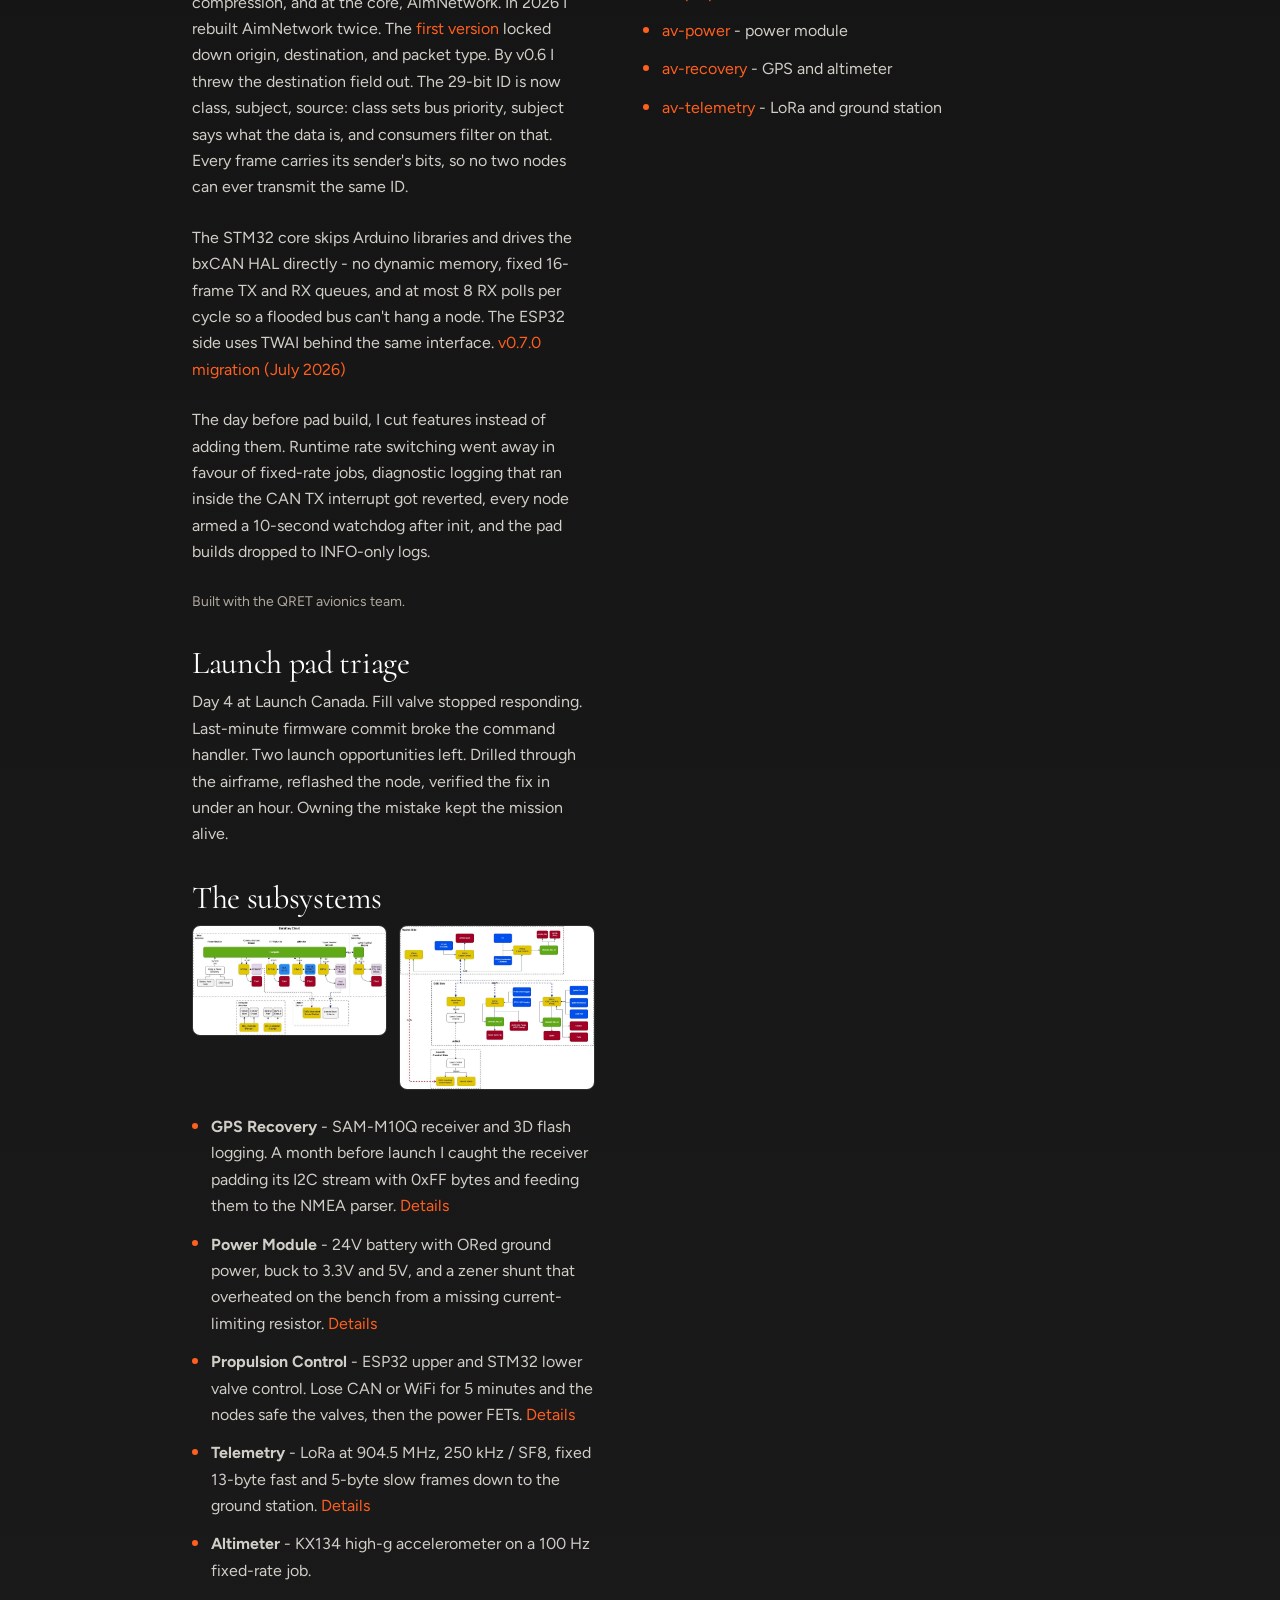
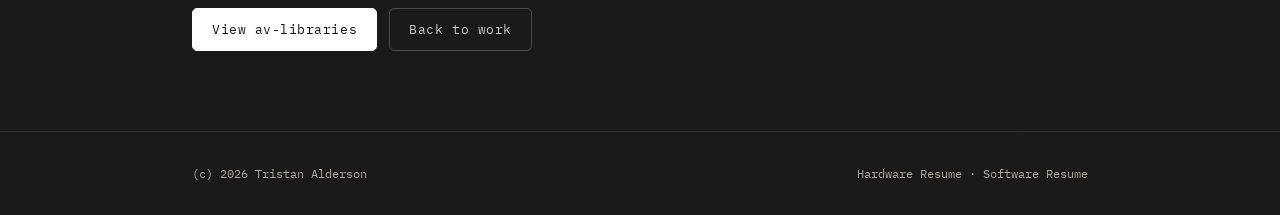
<file: projects/qret-avionics.html>
<!DOCTYPE html>
<html lang="en">

<head>
  <meta charset="UTF-8" />
  <meta name="viewport" content="width=device-width, initial-scale=1.0" />
  <title>QRET Avionics - Tristan Alderson</title>
  <meta name="description" content="A distributed control network for a hybrid rocket engine - CAN protocol, shared firmware, and avionics boards." />
  <link rel="preconnect" href="https://fonts.googleapis.com" />
  <link rel="preconnect" href="https://fonts.gstatic.com" crossorigin />
  <link
    href="https://fonts.googleapis.com/css2?family=Cormorant:ital,wght@0,400;0,500;0,600;1,400&family=IBM+Plex+Mono:wght@400;500&family=Figtree:wght@400;500&display=swap"
    rel="stylesheet" />
  <link rel="stylesheet" href="../css/style.css" />
  <link rel="icon" type="image/png" href="../assets/favicon.png" />
  <link rel="apple-touch-icon" href="../assets/favicon.png" />
</head>

<body>
  <a href="#content" class="skip-link">Skip to content</a>

  <nav aria-label="Site navigation">
    <div class="nav-inner">
      <a href="../index.html" class="nav-name">Tristan Alderson</a>
      <ul class="nav-links" id="nav-links" role="list">
        <li><a href="../index.html#work">Work</a></li>
        <li><a href="../index.html#about">About</a></li>
        <li><a href="../index.html#contact">Contact</a></li>
        <li><a href="../index.html#gallery">Gallery</a></li>
        <li class="dropdown">
          <a href="#" aria-haspopup="true" aria-expanded="false">Resume <svg width="10" height="10" viewBox="0 0 10 10" stroke="currentColor" fill="none"><path d="M2 3l3 3 3-3"/></svg></a>
          <ul class="dropdown-content">
            <li><a href="../assets/TristanAlderson_HardwareResume_Latest.pdf" target="_blank" rel="noopener">Hardware</a></li>
            <li><a href="../assets/TristanAlderson_SoftwareResume_Latest.pdf" target="_blank" rel="noopener">Software</a></li>
          </ul>
        </li>
      </ul>
      <button class="nav-menu-btn" id="nav-toggle" aria-expanded="false" aria-controls="nav-links" aria-label="Toggle navigation">
        <svg width="20" height="20" viewBox="0 0 20 20" fill="none" stroke="currentColor" stroke-width="1.5">
          <path d="M3 5h14M3 10h14M3 15h14" />
        </svg>
      </button>
    </div>
  </nav>

  <main id="content">
    <section class="project-hero">
      <div class="container">
        <p class="project-label">Project</p>
        <h1 class="project-title">QRET Avionics</h1>
        <p class="project-subtitle">
          A distributed control network for a hybrid rocket engine - STM32 valve nodes, ESP32 telemetry, shared
          firmware, and the boards they run on.
        </p>
        <div class="project-meta">
          <div>
            <p class="meta-label">Role</p>
            <p class="meta-value">Avionics lead, firmware and protocol design</p>
          </div>
          <div>
            <p class="meta-label">Stack</p>
            <p class="meta-value">C/C++, STM32 HAL, ESP32, CAN, LoRa</p>
          </div>
          <div>
            <p class="meta-label">Timeline</p>
            <p class="meta-value">Oct 2023 - Sep 2026</p>
          </div>
        </div>
      </div>
    </section>

    <section class="project-page-body">
      <div class="container">
        <div class="project-grid">
          <div>
            <h2 class="section-title">The Journey</h2>
            <ol class="timeline">
              <li class="timeline-item">
                <span class="timeline-year">Oct 2023</span>
                <p class="timeline-content"><strong>Joined QRET</strong> as an AI engineer and avionics developer.
                  First board: the SAM-M10Q GPS module.</p>
              </li>
              <li class="timeline-item">
                <span class="timeline-year">May 2024</span>
                <p class="timeline-content"><strong>Evertz co-op</strong> - embedded software intern through Aug
                  2025.</p>
              </li>
              <li class="timeline-item">
                <span class="timeline-year">Jun 2024</span>
                <p class="timeline-content"><strong>Spaceport America Cup</strong> - we drove across the US to launch
                  in New Mexico.</p>
              </li>
              <li class="timeline-item">
                <span class="timeline-year">Aug 2024</span>
                <p class="timeline-content"><strong>Launch Canada</strong> - Sunflower tracker, 2nd place.</p>
              </li>
              <li class="timeline-item">
                <span class="timeline-year">May 2025</span>
                <p class="timeline-content"><strong>Avionics lead</strong> - five-person team.</p>
              </li>
              <li class="timeline-item">
                <span class="timeline-year">Jun 2026</span>
                <p class="timeline-content"><strong>AIM Network v0.6</strong> - 29-bit CAN protocol on every node,
                  v0.7 in July.</p>
              </li>
              <li class="timeline-item">
                <span class="timeline-year">Aug 2026</span>
                <p class="timeline-content"><strong>Launch Canada</strong> - pad build, launch week, one field fix.
                </p>
              </li>
            </ol>

            <h2 class="section-title">The Problem</h2>
            <p class="body-text">
              You have STM32 nodes spread around a rocket and an ESP32 handling comms. They need to share data, log
              events, and save telemetry to flash. If every developer writes their own CAN implementation from
              scratch, you end up with incompatible packet formats, timing bugs, and dropped messages. Network code
              is the last thing you want to be debugging when you're supposed to be reading a pressure sensor or firing an actuator.
            </p>

            <h2 class="section-title">What I built</h2>
            <p class="body-text">
              The team's shared foundation is <code>av-libraries</code>: a logger, flash storage on LittleFS, RDES3
              telemetry compression, and at the core, AimNetwork. In 2026 I rebuilt AimNetwork twice. The
              <a href="avionics-firmware.html">first version</a> locked down origin, destination, and packet type.
              By v0.6 I threw the destination field out. The 29-bit ID is now class, subject, source: class sets bus
              priority, subject says what the data is, and consumers filter on that. Every frame carries its
              sender's bits, so no two nodes can ever transmit the same ID.
            </p>
            <p class="body-text">
              The STM32 core skips Arduino libraries and drives the bxCAN HAL directly - no dynamic memory, fixed
              16-frame TX and RX queues, and at most 8 RX polls per cycle so a flooded bus can't hang a node. The
              ESP32 side uses TWAI behind the same interface.
              <a href="https://github.com/Queens-Rocket-Engineering-Team/av-libraries/commit/00b5fd1b99877ac09ca747f2b30b727a8dfc8077"
                target="_blank" rel="noopener">v0.7.0 migration (July 2026)</a>
            </p>
            <p class="body-text">
              The day before pad build, I cut features instead of adding them. Runtime rate switching went away in
              favour of fixed-rate jobs, diagnostic logging that ran inside the CAN TX interrupt got reverted, every
              node armed a 10-second watchdog after init, and the pad builds dropped to INFO-only logs.
            </p>
            <p class="team-credit">Built with the QRET avionics team.</p>

            <h2 class="section-title">Launch pad triage</h2>
            <p class="body-text">
              Day 4 at Launch Canada. Fill valve stopped responding. Last-minute firmware commit broke the command
              handler. Two launch opportunities left. Drilled through the airframe, reflashed the node, verified the
              fix in under an hour. Owning the mistake kept the mission alive.
            </p>

            <h2 class="section-title">The subsystems</h2>
            <div class="project-gallery gallery-inline">
              <img src="../assets/images/qret/slide05_img01.jpg"
                alt="Dataflow chart showing how each avionics board connects to the CAN backbone" loading="lazy" />
              <img src="../assets/images/qret/slide07_img01.jpg"
                alt="Block diagram of the rocket-side and ground-side systems" loading="lazy" />
            </div>
            <ul class="project-list">
              <li><strong>GPS Recovery</strong> - SAM-M10Q receiver and 3D flash logging. A month before launch I
                caught the receiver padding its I2C stream with 0xFF bytes and feeding them to the NMEA parser.
                <a href="gps-module-antenna.html">Details</a></li>
              <li><strong>Power Module</strong> - 24V battery with ORed ground power, buck to 3.3V and 5V, and a zener shunt that
                overheated on the bench from a missing current-limiting resistor. <a
                  href="power-module.html">Details</a></li>
              <li><strong>Propulsion Control</strong> - ESP32 upper and STM32 lower valve control. Lose CAN or WiFi
                for 5 minutes and the nodes safe the valves, then the power FETs. <a
                  href="control-sensor-modules.html">Details</a></li>
              <li><strong>Telemetry</strong> - LoRa at 904.5 MHz, 250 kHz / SF8, fixed 13-byte fast and 5-byte slow
                frames down to the ground station. <a href="ground-station.html">Details</a></li>
              <li><strong>Altimeter</strong> - KX134 high-g accelerometer on a 100 Hz fixed-rate job.</li>
            </ul>

            <div class="project-links">
              <a href="https://github.com/Queens-Rocket-Engineering-Team/av-libraries" target="_blank" rel="noopener"
                class="btn btn-primary">View av-libraries</a>
              <a href="../index.html#work" class="btn btn-ghost">Back to work</a>
            </div>
          </div>

          <div>
            <h2 class="section-title">Media</h2>
            <div class="project-gallery gallery-composed">
              <img class="wide" src="../assets/images/qret/slide04_img01.png"
                alt="The QRET team holding the rocket, with each subteam marked" loading="lazy" />
              <img class="pair" src="../assets/images/qret/slide06_img06.jpg"
                alt="The full avionics stack and battery, wired up in the field" loading="lazy" />
              <img class="pair" src="../assets/images/qret/slide11_img02.jpg"
                alt="The rocket on the launch rail, seen through a spotting scope" loading="lazy" />
              <img class="wide" src="../assets/images/qret/tristan-field-fix.jpg"
                alt="Tristan on a ladder at the rail, reflashing a node through the airframe" loading="lazy" />
            </div>

            <h2 class="section-title">Repositories</h2>
            <ul class="project-list">
              <li><a href="https://github.com/Queens-Rocket-Engineering-Team/av-libraries" target="_blank"
                  rel="noopener">av-libraries</a> - shared firmware</li>
              <li><a href="https://github.com/Queens-Rocket-Engineering-Team/av-prop" target="_blank"
                  rel="noopener">av-prop</a> - valve control</li>
              <li><a href="https://github.com/Queens-Rocket-Engineering-Team/av-power" target="_blank"
                  rel="noopener">av-power</a> - power module</li>
              <li><a href="https://github.com/Queens-Rocket-Engineering-Team/av-recovery" target="_blank"
                  rel="noopener">av-recovery</a> - GPS and altimeter</li>
              <li><a href="https://github.com/Queens-Rocket-Engineering-Team/av-telemetry" target="_blank"
                  rel="noopener">av-telemetry</a> - LoRa and ground station</li>
            </ul>
          </div>
        </div>
      </div>
    </section>
  </main>

  <footer>
    <div class="container footer-inner">
      <p class="footer-copy">(c) <span id="year"></span> Tristan Alderson</p>
      <p class="footer-copy"><a href="../assets/TristanAlderson_HardwareResume_Latest.pdf" target="_blank"
          rel="noopener">Hardware Resume</a> &middot; <a href="../assets/TristanAlderson_SoftwareResume_Latest.pdf"
          target="_blank" rel="noopener">Software Resume</a></p>
    </div>
  </footer>

  <script src="../js/site.js" defer></script>
</body>

</html>
</file>
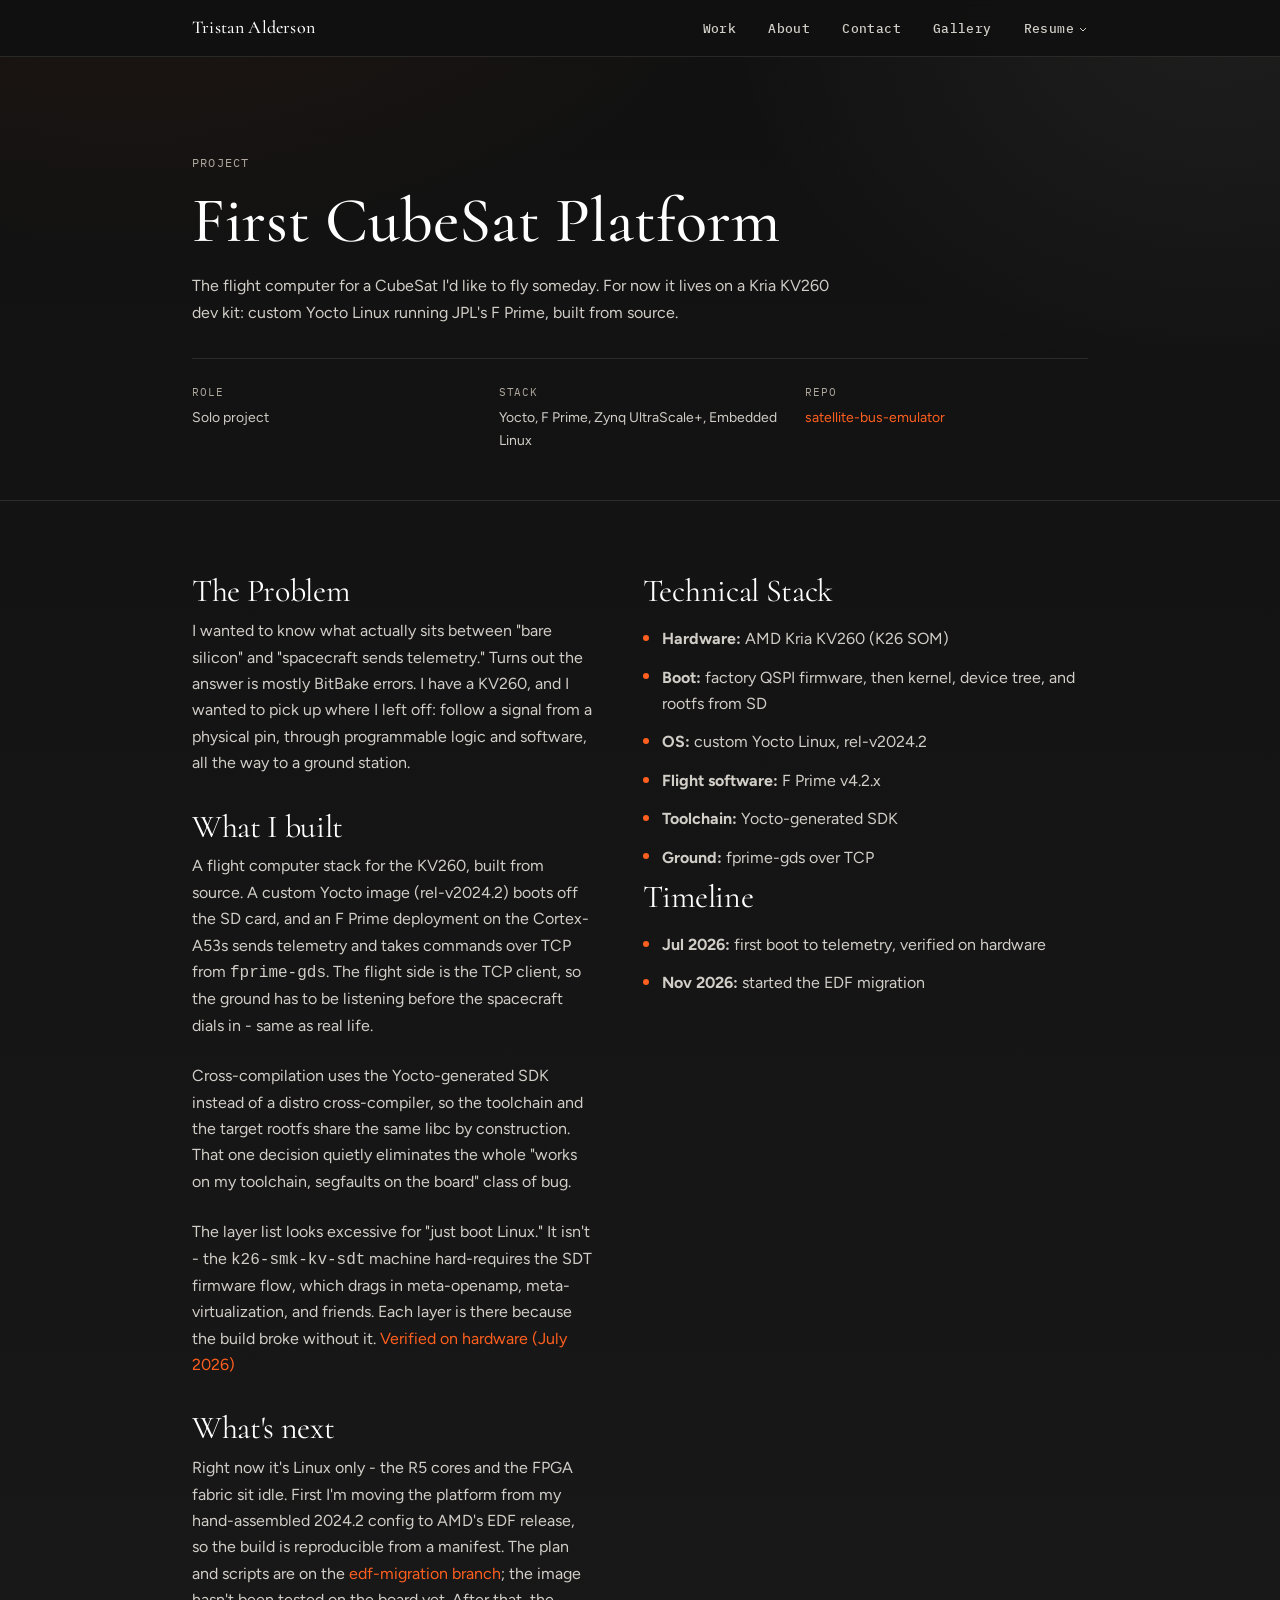
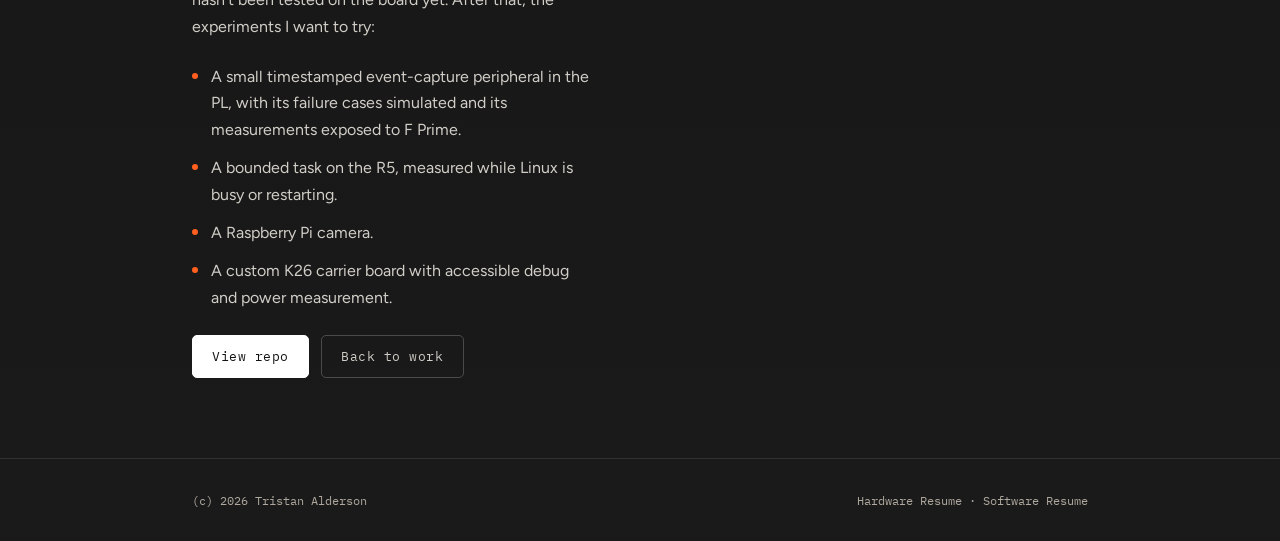
<file: projects/satellite-bus-emulator.html>
<!DOCTYPE html>
<html lang="en">

<head>
  <meta charset="UTF-8" />
  <meta name="viewport" content="width=device-width, initial-scale=1.0" />
  <title>First CubeSat Platform - Tristan Alderson</title>
  <meta name="description" content="Flight computer for a future CubeSat - custom Yocto Linux and F Prime on a Kria KV260." />
  <link rel="preconnect" href="https://fonts.googleapis.com" />
  <link rel="preconnect" href="https://fonts.gstatic.com" crossorigin />
  <link
    href="https://fonts.googleapis.com/css2?family=Cormorant:ital,wght@0,400;0,500;0,600;1,400&family=IBM+Plex+Mono:wght@400;500&family=Figtree:wght@400;500&display=swap"
    rel="stylesheet" />
  <link rel="stylesheet" href="../css/style.css" />
  <link rel="icon" type="image/png" href="../assets/favicon.png" />
  <link rel="apple-touch-icon" href="../assets/favicon.png" />
</head>

<body>
  <a href="#content" class="skip-link">Skip to content</a>

  <nav aria-label="Site navigation">
    <div class="nav-inner">
      <a href="../index.html" class="nav-name">Tristan Alderson</a>
      <ul class="nav-links" id="nav-links" role="list">
        <li><a href="../index.html#work">Work</a></li>
        <li><a href="../index.html#about">About</a></li>
        <li><a href="../index.html#contact">Contact</a></li>
        <li><a href="../index.html#gallery">Gallery</a></li>
        <li class="dropdown">
          <a href="#" aria-haspopup="true" aria-expanded="false">Resume <svg width="10" height="10" viewBox="0 0 10 10" stroke="currentColor" fill="none"><path d="M2 3l3 3 3-3"/></svg></a>
          <ul class="dropdown-content">
            <li><a href="../assets/TristanAlderson_HardwareResume_Latest.pdf" target="_blank" rel="noopener">Hardware</a></li>
            <li><a href="../assets/TristanAlderson_SoftwareResume_Latest.pdf" target="_blank" rel="noopener">Software</a></li>
          </ul>
        </li>
      </ul>
      <button class="nav-menu-btn" id="nav-toggle" aria-expanded="false" aria-controls="nav-links" aria-label="Toggle navigation">
        <svg width="20" height="20" viewBox="0 0 20 20" fill="none" stroke="currentColor" stroke-width="1.5">
          <path d="M3 5h14M3 10h14M3 15h14" />
        </svg>
      </button>
    </div>
  </nav>

  <main id="content">
    <section class="project-hero">
      <div class="container">
        <p class="project-label">Project</p>
        <h1 class="project-title">First CubeSat Platform</h1>
        <p class="project-subtitle">
          The flight computer for a CubeSat I'd like to fly someday. For now it lives on a Kria KV260 dev kit:
          custom Yocto Linux running JPL's F Prime, built from source.
        </p>
        <div class="project-meta">
          <div>
            <p class="meta-label">Role</p>
            <p class="meta-value">Solo project</p>
          </div>
          <div>
            <p class="meta-label">Stack</p>
            <p class="meta-value">Yocto, F Prime, Zynq UltraScale+, Embedded Linux</p>
          </div>
          <div>
            <p class="meta-label">Repo</p>
            <p class="meta-value"><a href="https://github.com/tristanalderson/satellite-bus-emulator" target="_blank"
                rel="noopener">satellite-bus-emulator</a></p>
          </div>
        </div>
      </div>
    </section>

    <section class="project-page-body">
      <div class="container">
        <div class="project-grid">
          <div>
            <h2 class="section-title">The Problem</h2>
            <p class="body-text">
              I wanted to know what actually sits between "bare silicon" and "spacecraft sends telemetry." Turns out
              the answer is mostly BitBake errors. I have a KV260, and I wanted to pick up where I left off: follow a signal
              from a physical pin, through programmable logic and software, all the way to a ground station.
            </p>

            <h2 class="section-title">What I built</h2>
            <p class="body-text">
              A flight computer stack for the KV260, built from source. A custom Yocto image (rel-v2024.2) boots off
              the SD card, and an F Prime deployment on the Cortex-A53s sends telemetry and takes commands over TCP
              from <code>fprime-gds</code>. The flight side is the TCP client, so the ground has to be listening
              before the spacecraft dials in - same as real life.
            </p>
            <p class="body-text">
              Cross-compilation uses the Yocto-generated SDK instead of a distro cross-compiler, so the toolchain
              and the target rootfs share the same libc by construction. That one decision quietly eliminates the
              whole "works on my toolchain, segfaults on the board" class of bug.
            </p>
            <p class="body-text">
              The layer list looks excessive for "just boot Linux." It isn't - the <code>k26-smk-kv-sdt</code>
              machine hard-requires the SDT firmware flow, which drags in meta-openamp, meta-virtualization, and
              friends. Each layer is there because the build broke without it.
              <a href="https://github.com/tristanalderson/satellite-bus-emulator/commit/b63a5e5894ac9607c2cfde10c227abe6eda36b0b"
                target="_blank" rel="noopener">Verified on hardware (July 2026)</a>
            </p>

            <h2 class="section-title">What's next</h2>
            <p class="body-text">
              Right now it's Linux only - the R5 cores and the FPGA fabric sit idle. First I'm moving the platform
              from my hand-assembled 2024.2 config to AMD's EDF release, so the build is reproducible from a
              manifest. The plan and scripts are on the
              <a href="https://github.com/tristanalderson/satellite-bus-emulator/tree/feature/edf-migration"
                target="_blank" rel="noopener">edf-migration branch</a>; the image hasn't been tested on the board
              yet. After that, the experiments I want to try:
            </p>
            <ul class="project-list">
              <li>A small timestamped event-capture peripheral in the PL, with its failure cases simulated and its
                measurements exposed to F Prime.</li>
              <li>A bounded task on the R5, measured while Linux is busy or restarting.</li>
              <li>A Raspberry Pi camera.</li>
              <li>A custom K26 carrier board with accessible debug and power measurement.</li>
            </ul>

            <div class="project-links">
              <a href="https://github.com/tristanalderson/satellite-bus-emulator" target="_blank" rel="noopener"
                class="btn btn-primary">View repo</a>
              <a href="../index.html#work" class="btn btn-ghost">Back to work</a>
            </div>
          </div>

          <div>
            <h2 class="section-title">Technical Stack</h2>
            <ul class="project-list">
              <li><strong>Hardware:</strong> AMD Kria KV260 (K26 SOM)</li>
              <li><strong>Boot:</strong> factory QSPI firmware, then kernel, device tree, and rootfs from SD</li>
              <li><strong>OS:</strong> custom Yocto Linux, rel-v2024.2</li>
              <li><strong>Flight software:</strong> F Prime v4.2.x</li>
              <li><strong>Toolchain:</strong> Yocto-generated SDK</li>
              <li><strong>Ground:</strong> fprime-gds over TCP</li>
            </ul>

            <h2 class="section-title">Timeline</h2>
            <ul class="project-list">
              <li><strong>Jul 2026:</strong> first boot to telemetry, verified on hardware</li>
              <li><strong>Nov 2026:</strong> started the EDF migration</li>
            </ul>
          </div>
        </div>
      </div>
    </section>
  </main>

  <footer>
    <div class="container footer-inner">
      <p class="footer-copy">(c) <span id="year"></span> Tristan Alderson</p>
      <p class="footer-copy"><a href="../assets/TristanAlderson_HardwareResume_Latest.pdf" target="_blank"
          rel="noopener">Hardware Resume</a> &middot; <a href="../assets/TristanAlderson_SoftwareResume_Latest.pdf"
          target="_blank" rel="noopener">Software Resume</a></p>
    </div>
  </footer>

  <script src="../js/site.js" defer></script>
</body>

</html>
</file>
<file: css/style.css>
/* Simple portfolio design system */

/* Reset and base */
*,
*::before,
*::after {
  box-sizing: border-box;
  margin: 0;
  padding: 0;
}

:root {
  --bg: #111111;
  --surface: #1A1A1A;
  --text: #FFFFFF;
  --text-2: #D1CDC7;
  --text-3: #AFA89E;
  --accent: #FF5F1F;
  --border: rgba(245, 243, 238, 0.11);
  --border-2: rgba(245, 243, 238, 0.22);
  --font-serif: "Cormorant", Georgia, serif;
  --font-body: "Figtree", system-ui, sans-serif;
  --font-mono: "IBM Plex Mono", monospace;
  --max-w: 960px;
  --r: 5px;
}

html {
  scroll-behavior: smooth;
  overflow-x: hidden;
}

body {
  background:
    radial-gradient(1200px 800px at 10% -10%, rgba(255, 95, 31, 0.08), transparent 60%),
    radial-gradient(900px 700px at 95% 0%, rgba(245, 243, 238, 0.06), transparent 55%),
    linear-gradient(180deg, #111111 0%, #1A1A1A 100%);
  color: var(--text);
  font-family: var(--font-body);
  font-size: 16px;
  line-height: 1.65;
  -webkit-font-smoothing: antialiased;
}

a {
  color: var(--accent);
  text-decoration: none;
}

a:hover {
  text-decoration: underline;
}

img {
  display: block;
  max-width: 100%;
}

button {
  cursor: pointer;
  font-family: inherit;
}

section {
  scroll-margin-top: 72px;
}

:focus-visible {
  outline: 2px solid var(--accent);
  outline-offset: 2px;
}

.lightboxable {
  cursor: zoom-in;
}

@keyframes rise {
  from {
    opacity: 0;
    transform: translateY(10px);
  }

  to {
    opacity: 1;
    transform: translateY(0);
  }
}

/* Skip link */
.skip-link {
  position: absolute;
  top: -9999px;
  left: 1rem;
  background: var(--text);
  color: var(--bg);
  padding: 0.4rem 0.8rem;
  border-radius: var(--r);
  font-size: 13px;
  z-index: 9999;
}

.skip-link:focus {
  top: 1rem;
}

/* Layout */
.container {
  max-width: var(--max-w);
  margin: 0 auto;
  padding: 0 2rem;
}

/* Navigation */
nav {
  position: sticky;
  top: 0;
  z-index: 100;
  background: rgba(17, 17, 17, 0.88);
  backdrop-filter: blur(12px);
  border-bottom: 1px solid var(--border);
}

.nav-inner {
  max-width: var(--max-w);
  margin: 0 auto;
  padding: 0 2rem;
  height: 56px;
  display: flex;
  align-items: center;
  justify-content: space-between;
}

.nav-name {
  font-family: var(--font-serif);
  font-size: 18px;
  font-weight: 500;
  letter-spacing: 0.01em;
  color: var(--text);
}

.nav-links {
  display: flex;
  align-items: center;
  gap: 2rem;
  list-style: none;
}

.nav-links a {
  font-size: 13px;
  font-family: var(--font-mono);
  color: var(--text-2);
  font-weight: 500;
  letter-spacing: 0.03em;
  transition: color 0.15s;
}

.nav-links a:hover {
  color: var(--text);
  text-decoration: none;
}

/* Dropdown */
.dropdown {
  position: relative;
  display: inline-block;
  transform: translateY(1px);
}

.dropdown > a {
  display: flex;
  align-items: center;
  gap: 4px;
}

.dropdown > a svg {
  margin-top: 2px;
}

.dropdown-content {
  position: absolute;
  top: 100%;
  left: 50%;
  transform: translateX(-50%) translateY(10px);
  background: var(--surface);
  border: 1px solid var(--border);
  border-radius: var(--r);
  box-shadow: 0 8px 24px rgba(0,0,0,0.3);
  min-width: 140px;
  opacity: 0;
  visibility: hidden;
  transition: all 0.2s ease;
  list-style: none;
  padding: 0.5rem 0;
  margin-top: 0.5rem;
  z-index: 101;
}

/* Invisible bridge to keep hover active across the gap */
.dropdown-content::before {
  content: "";
  position: absolute;
  top: -15px;
  left: 0;
  right: 0;
  height: 15px;
  background: transparent;
}

.dropdown:hover .dropdown-content,
.dropdown:focus-within .dropdown-content {
  opacity: 1;
  visibility: visible;
  transform: translateX(-50%) translateY(0);
}

.dropdown-content li {
  padding: 0;
}

.dropdown-content a {
  display: block;
  padding: 0.5rem 1rem;
  color: var(--text-2);
  font-family: var(--font-mono);
  font-size: 13px;
  white-space: nowrap;
}

.dropdown-content a:hover {
  background: rgba(245, 243, 238, 0.05);
  color: var(--text);
}

.nav-menu-btn {
  display: none;
  background: none;
  border: none;
  color: var(--text);
  padding: 4px;
}

/* Hero */
#hero {
  min-height: 100vh;
  display: flex;
  flex-direction: column;
  justify-content: center;
  padding: 0;
  border-bottom: none;
}

.hero-layout {
  display: grid;
  grid-template-columns: 1fr;
  align-items: center;
  gap: 4rem;
}

.hero-label {
  font-family: var(--font-mono);
  font-size: 12px;
  letter-spacing: 0.12em;
  color: var(--accent);
  text-transform: uppercase;
  margin-bottom: 1rem;
  animation: rise 0.6s ease both;
}

.hero-name {
  font-family: var(--font-serif);
  font-size: clamp(3.2rem, 7vw, 5.5rem);
  font-weight: 400;
  line-height: 1.05;
  letter-spacing: -0.01em;
  color: var(--text);
  margin-bottom: 1.2rem;
  animation: rise 0.6s ease both;
  animation-delay: 0.05s;
}

.hero-name em {
  font-style: italic;
  color: var(--accent);
}

.hero-tagline {
  font-size: 17px;
  color: var(--text-2);
  max-width: 540px;
  line-height: 1.7;
  margin-bottom: 2.5rem;
  animation: rise 0.6s ease both;
  animation-delay: 0.1s;
}

.hero-actions {
  display: flex;
  gap: 1rem;
  flex-wrap: wrap;
  margin-top: 3rem;
  animation: rise 0.6s ease both;
  animation-delay: 0.15s;
}

.hero-actions .btn {
  padding: 0.8rem 1.6rem;
  font-size: 14px;
}

/* Buttons */
.btn {
  display: inline-flex;
  align-items: center;
  gap: 0.4rem;
  font-family: var(--font-mono);
  font-size: 13px;
  letter-spacing: 0.04em;
  padding: 0.6rem 1.2rem;
  border-radius: var(--r);
  border: 1px solid;
  transition: all 0.15s;
  white-space: nowrap;
}

.btn-primary {
  background: var(--text);
  color: var(--bg);
  border-color: var(--text);
}

.btn-primary:hover {
  background: var(--accent);
  border-color: var(--accent);
  text-decoration: none;
}

.btn-ghost {
  background: transparent;
  color: var(--text-2);
  border-color: var(--border-2);
}

.btn-ghost:hover {
  color: var(--text);
  border-color: var(--text);
  text-decoration: none;
}

/* Section headers */
.section-header {
  display: flex;
  align-items: baseline;
  gap: 1.2rem;
  margin-bottom: 2.5rem;
}

.section-title {
  font-family: var(--font-serif);
  font-size: 2rem;
  font-weight: 400;
  letter-spacing: -0.01em;
}

.section-rule {
  flex: 1;
  height: 1px;
  background: var(--border);
}

/* Work grid */
#work {
  padding: 5rem 0 3rem;
}

.work-grid {
  display: grid;
  grid-template-columns: repeat(auto-fill, minmax(280px, 1fr));
  gap: 1.5rem;
}

.project-card {
  color: inherit;
  text-decoration: none;
  background: var(--bg);
  border: 1px solid var(--border);
  border-radius: 8px;
  overflow: hidden;
  transition: border-color 0.2s, transform 0.2s, box-shadow 0.2s;
  display: flex;
  flex-direction: column;
  margin-bottom: 0;
}

.project-card:hover {
  border-color: var(--border-2);
  transform: translateY(-2px);
  box-shadow: 0 8px 24px rgba(26, 25, 22, 0.06);
  text-decoration: none;
}

.project-thumb {
  width: 100%;
  aspect-ratio: 16/9;
  overflow: hidden;
  background: var(--surface);
  position: relative;
}

.project-thumb img {
  width: 100%;
  height: 100%;
  object-fit: cover;
  transition: transform 0.4s ease;
}

.project-card:hover .project-thumb img {
  transform: scale(1.03);
}

.project-body {
  padding: 1rem 1.25rem 1rem;
  display: flex;
  flex-direction: column;
  gap: 0.35rem;
}

.project-tags {
  display: flex;
  flex-wrap: wrap;
  gap: 0.4rem;
  margin-bottom: 0.1rem;
}

.tag {
  font-family: var(--font-mono);
  font-size: 10px;
  letter-spacing: 0.08em;
  padding: 2px 7px;
  border-radius: 3px;
  border: 1px solid var(--border);
  color: var(--text-3);
}

.project-card-title {
  font-family: var(--font-serif);
  font-size: 1.3rem;
  font-weight: 500;
  line-height: 1.2;
}

.project-tagline {
  font-size: 14px;
  color: var(--text-2);
  line-height: 1.5;
}

.project-footer {
  margin-top: 0.4rem;
  padding-top: 0.45rem;
  border-top: 1px solid var(--border);
  display: flex;
  align-items: center;
  justify-content: space-between;
}

.project-link {
  font-family: var(--font-mono);
  font-size: 11px;
  color: var(--text-3);
}

/* About */
#about {
  padding: 5rem 0;
  border-top: 1px solid var(--border);
}

.about-grid {
  display: grid;
  grid-template-columns: minmax(0, 0.8fr) 1.2fr;
  grid-template-areas:
    "portrait bio"
    "skills   bio";
  gap: 2rem 4rem;
  align-items: start;
}

.about-portrait {
  grid-area: portrait;
}

.about-portrait img {
  width: 100%;
  height: auto;
  border-radius: 12px;
}

.about-bio {
  grid-area: bio;
  font-size: 16px;
  color: var(--text-2);
  line-height: 1.75;
}

.about-bio p+p {
  margin-top: 1rem;
}

.about-skills {
  grid-area: skills;
  align-self: start;
  padding-top: 0.5rem;
}

.about-label {
  margin-bottom: 1rem;
}

.skills-list {
  list-style: none;
  display: flex;
  flex-direction: column;
  gap: 1.25rem;
  margin: 0;
  padding: 0;
}

.skill-item {
  display: block;
  font-family: var(--font-mono);
  font-size: 14px;
  color: var(--text-2);
  line-height: 1.65;
  padding-left: 1.25rem;
  position: relative;
}

.skill-item strong {
  display: block;
  color: var(--text);
  font-weight: 500;
  margin-bottom: 0.15rem;
}

.skill-item span {
  display: block;
  color: var(--text-3);
  padding-left: 0;
}

.skill-item::before {
  content: "";
  position: absolute;
  left: 0;
  top: 0.65em;
  width: 6px;
  height: 6px;
  border-radius: 50%;
  background: var(--accent);
}

/* Contact */
#contact {
  padding: 5rem 0;
  border-top: 1px solid var(--border);
}

.contact-inner {
  max-width: 480px;
}

.contact-text {
  font-size: 15px;
  color: var(--text-2);
  margin-bottom: 2rem;
}

.contact-links {
  display: flex;
  flex-direction: column;
  gap: 0.5rem;
}

.contact-link {
  display: flex;
  align-items: center;
  gap: 0.75rem;
  font-family: var(--font-mono);
  font-size: 13px;
  color: var(--text-2);
  padding: 0.6rem 0;
  border-bottom: 1px solid var(--border);
  transition: color 0.15s;
}

.contact-link:hover {
  color: var(--accent);
  text-decoration: none;
}

.contact-link svg {
  color: var(--text-3);
  flex-shrink: 0;
}

/* Gallery */
#gallery {
  padding: 5rem 0;
  border-top: 1px solid var(--border);
}

.gallery-grid {
  columns: 3 180px;
  column-gap: 0.75rem;
}

.gallery-item {
  break-inside: avoid;
  margin-bottom: 0.75rem;
  border-radius: 8px;
  overflow: hidden;
  background: var(--surface);
}

/* Placeholder shimmer while image hasn't loaded yet */
.gallery-item img:not([src]) {
  display: block;
  width: 100%;
  aspect-ratio: 4 / 3;
  background: linear-gradient(90deg, var(--surface) 25%, #222 50%, var(--surface) 75%);
  background-size: 200% 100%;
  animation: shimmer 1.4s ease infinite;
}

@keyframes shimmer {
  0% {
    background-position: 200% 0;
  }

  100% {
    background-position: -200% 0;
  }
}

.gallery-item img {
  width: 100%;
  height: auto;
  display: block;
}

.gallery-note {
  font-size: 13px;
  color: var(--text-3);
  margin-top: 0.75rem;
}

/* Lightbox */
.lightbox {
  position: fixed;
  inset: 0;
  background: rgba(20, 18, 16, 0.8);
  display: flex;
  align-items: center;
  justify-content: center;
  padding: 2rem;
  opacity: 0;
  pointer-events: none;
  transition: opacity 0.2s ease;
  z-index: 999;
}

.lightbox.open {
  opacity: 1;
  pointer-events: all;
}

.lightbox-inner {
  position: relative;
  max-width: min(1200px, 92vw);
  max-height: 86vh;
}

.lightbox-img {
  width: 100%;
  height: auto;
  max-height: 86vh;
  border-radius: 10px;
  border: 1px solid var(--border-2);
  box-shadow: 0 18px 40px rgba(0, 0, 0, 0.35);
  background: var(--surface);
}

.lightbox-close {
  position: absolute;
  top: -14px;
  right: -12px;
  width: 36px;
  height: 36px;
  border-radius: 50%;
  border: 1px solid var(--border);
  background: var(--bg);
  color: var(--text-2);
  font-size: 24px;
  line-height: 1;
  display: flex;
  align-items: center;
  justify-content: center;
}

.lightbox-close:hover {
  color: var(--text);
  border-color: var(--text);
}

/* Footer */
footer {
  padding: 2rem 0;
  border-top: 1px solid var(--border);
}

.footer-inner {
  display: flex;
  align-items: center;
  justify-content: space-between;
}

.footer-copy {
  font-family: var(--font-mono);
  font-size: 12px;
  color: var(--text-3);
}

.footer-copy a {
  color: var(--text-3);
}

.footer-copy a:hover {
  color: var(--accent);
}

/* Project pages */
.project-hero {
  padding: 6rem 0 3rem;
  border-bottom: 1px solid var(--border);
}

.project-label {
  font-family: var(--font-mono);
  font-size: 12px;
  letter-spacing: 0.1em;
  color: var(--text-3);
  text-transform: uppercase;
  margin-bottom: 0.8rem;
}

.project-title {
  font-family: var(--font-serif);
  font-size: clamp(2.6rem, 6vw, 4rem);
  font-weight: 500;
  line-height: 1.1;
  margin-bottom: 1rem;
}

.project-subtitle {
  font-size: 16px;
  color: var(--text-2);
  max-width: 640px;
  line-height: 1.7;
}

.project-meta {
  display: grid;
  grid-template-columns: repeat(auto-fit, minmax(180px, 1fr));
  gap: 1.5rem;
  margin-top: 2rem;
  padding-top: 1.5rem;
  border-top: 1px solid var(--border);
}

.meta-label {
  font-family: var(--font-mono);
  font-size: 11px;
  letter-spacing: 0.08em;
  color: var(--text-3);
  text-transform: uppercase;
  margin-bottom: 0.3rem;
}

.meta-value {
  font-size: 14px;
  color: var(--text-2);
}

.project-page-body {
  padding: 4rem 0 5rem;
}

.project-grid {
  display: grid;
  grid-template-columns: 0.95fr 1.05fr;
  gap: 3rem;
}

.body-text {
  color: var(--text-2);
  margin-bottom: 1.5rem;
}

.project-list {
  list-style: none;
  display: grid;
  gap: 0.75rem;
  margin-top: 0.5rem;
}

.project-list li {
  position: relative;
  padding-left: 1.2rem;
  color: var(--text-2);
}

.project-list li::before {
  content: "";
  position: absolute;
  left: 0;
  top: 0.55rem;
  width: 6px;
  height: 6px;
  border-radius: 50%;
  background: var(--accent);
}

.project-gallery {
  display: grid;
  grid-template-columns: repeat(2, minmax(0, 1fr));
  gap: 0.75rem;
}

.project-gallery img {
  width: 100%;
  height: auto;
  border-radius: 8px;
  border: 1px solid var(--border);
}

.project-links {
  margin-top: 1.5rem;
  display: flex;
  gap: 0.75rem;
  flex-wrap: wrap;
}

/* Team credit */
.team-credit {
  font-size: 14px;
  color: var(--text-3);
  margin-bottom: 1.5rem;
}

.team-credit a {
  color: var(--text-2);
  text-decoration: underline;
  text-decoration-color: var(--border-2);
  text-underline-offset: 2px;
  transition: color 0.15s, text-decoration-color 0.15s;
}

.team-credit a:hover {
  color: var(--accent);
  text-decoration-color: var(--accent);
}

/* Gallery link (clickable image to PDF) */
.gallery-link {
  position: relative;
  display: block;
  text-decoration: none;
  border-radius: 8px;
  overflow: hidden;
}

.gallery-link img {
  transition: transform 0.3s ease;
}

.gallery-link:hover img {
  transform: scale(1.02);
}

.gallery-link-label {
  position: absolute;
  bottom: 8px;
  right: 8px;
  font-family: var(--font-mono);
  font-size: 11px;
  letter-spacing: 0.04em;
  color: var(--text);
  background: rgba(17, 17, 17, 0.75);
  backdrop-filter: blur(6px);
  padding: 4px 10px;
  border-radius: 4px;
  opacity: 0;
  transform: translateY(4px);
  transition: opacity 0.2s, transform 0.2s;
}

.gallery-link:hover .gallery-link-label {
  opacity: 1;
  transform: translateY(0);
}

/* Project document links */
.project-docs {
  display: flex;
  flex-wrap: wrap;
  gap: 0.75rem;
  margin-top: 1rem;
}

.project-docs a {
  display: inline-flex;
  align-items: center;
  gap: 0.4rem;
  font-family: var(--font-mono);
  font-size: 12px;
  letter-spacing: 0.04em;
  color: var(--text-2);
  padding: 0.45rem 0.8rem;
  border: 1px solid var(--border);
  border-radius: var(--r);
  transition: color 0.15s, border-color 0.15s;
  text-decoration: none;
}

.project-docs a:hover {
  color: var(--accent);
  border-color: var(--accent);
}

.project-docs a svg {
  flex-shrink: 0;
  color: var(--text-3);
  transition: color 0.15s;
}

.project-docs a:hover svg {
  color: var(--accent);
}

.project-video {
  border-radius: 8px;
  border: 1px solid var(--border);
  width: 100%;
  max-width: 100%;
  background: var(--surface);
  display: block;
}

/* 3D viewer (VRML / WebGL) */
.media-label {
  font-family: var(--font-mono);
  font-size: 11px;
  letter-spacing: 0.08em;
  color: var(--text-3);
  text-transform: uppercase;
  margin: 1.25rem 0 0.5rem;
}

.viewer-grid {
  display: grid;
  gap: 0.75rem;
}

.vrml-viewer {
  width: 100%;
  aspect-ratio: 16 / 9;
  border-radius: 8px;
  border: 1px solid var(--border);
  background: var(--surface);
  position: relative;
  overflow: hidden;
}

.vrml-canvas {
  width: 100%;
  height: 100%;
  display: block;
}

.vrml-overlay {
  position: absolute;
  inset: 0;
  display: flex;
  flex-direction: column;
  align-items: center;
  justify-content: center;
  gap: 0.8rem;
  font-family: var(--font-mono);
  font-size: 11px;
  letter-spacing: 0.08em;
  text-transform: uppercase;
  color: var(--text-2);
  background: rgba(17, 17, 17, 0.85);
}

/* Animated spinner shown during async VRML fetch */
.vrml-spinner {
  display: inline-block;
  width: 14px;
  height: 14px;
  border: 2px solid var(--border-2);
  border-top-color: var(--accent);
  border-radius: 50%;
  animation: vrml-spin 0.7s linear infinite;
  flex-shrink: 0;
}

@keyframes vrml-spin {
  to {
    transform: rotate(360deg);
  }
}

.vrml-note {
  font-size: 12px;
  color: var(--text-3);
  margin-top: 0.4rem;
}

/* Responsive */
@media (max-width: 680px) {
  .container {
    padding: 0 1.25rem;
  }

  .nav-links {
    display: none;
  }

  .nav-menu-btn {
    display: block;
  }

  .nav-links.open {
    display: flex;
    flex-direction: column;
    position: absolute;
    top: 56px;
    left: 0;
    right: 0;
    background: var(--bg);
    border-bottom: 1px solid var(--border);
    padding: 1rem 1.25rem;
    gap: 1rem;
    z-index: 99;
  }

  #hero {
    padding: 3.5rem 0 3rem;
  }

  .hero-layout {
    grid-template-columns: 1fr;
  }

  #about {
    padding: 4rem 0;
  }

  .about-grid {
    grid-template-columns: 1fr;
    grid-template-areas:
      "portrait"
      "skills"
      "bio";
    gap: 2rem;
  }

  .about-portrait img {
    max-width: 100%;
  }

  .skill-item strong {
    min-width: 0;
    flex-shrink: 1;
  }

  .project-meta {
    grid-template-columns: 1fr 1fr;
  }

  .project-grid {
    grid-template-columns: 1fr;
    gap: 2rem;
  }

  .project-gallery {
    grid-template-columns: 1fr;
  }

  .gallery-grid {
    columns: 2 120px;
  }

  .footer-inner {
    flex-direction: column;
    gap: 0.75rem;
    align-items: flex-start;
  }
}

@media (prefers-reduced-motion: reduce) {

  *,
  *::before,
  *::after {
    animation: none !important;
    transition: none !important;
  }

  /* Loading spinners are "essential" motion (WCAG) - they communicate
     system status, so keep them spinning even with reduced-motion on. */
  .vrml-spinner {
    animation: vrml-spin 0.7s linear infinite !important;
  }
}

/* Timeline (QRET page) */
.timeline {
  --tl-indent: 2rem;
  --tl-line: 2px;
  --tl-dot: 10px;
  list-style: none;
  margin: 1.5rem 0 3rem;
  padding: 0 0 0 var(--tl-indent);
  border-left: var(--tl-line) solid var(--border-2);
}

.timeline-item {
  display: grid;
  grid-template-columns: 5.5rem 1fr;
  gap: 1.25rem;
  margin: 0 0 1.75rem;
  position: relative;
}

.timeline-item:last-child {
  margin-bottom: 0;
}

/* Dot centred on the line: shift left by the indent plus half the line, then half the dot. */
.timeline-item::before {
  content: "";
  position: absolute;
  left: calc(-1 * var(--tl-indent) - var(--tl-line) / 2 - var(--tl-dot) / 2);
  top: 6px;
  width: var(--tl-dot);
  height: var(--tl-dot);
  background: var(--accent);
  border-radius: 50%;
  box-shadow: 0 0 0 3px var(--bg);
}

.timeline-year {
  font-family: var(--font-mono);
  font-size: 13px;
  line-height: 1.6;
  color: var(--accent);
  white-space: nowrap;
}

.timeline-content {
  margin: 0;
  font-family: var(--font-body);
  font-size: 15px;
  line-height: 1.6;
  color: var(--text-2);
}

.timeline-content strong {
  color: var(--text);
  font-weight: 500;
}

@media (max-width: 600px) {
  .timeline {
    --tl-indent: 1.25rem;
  }

  .timeline-item {
    grid-template-columns: 1fr;
    gap: 0.15rem;
  }
}

/* Gallery placed inside the body column */
.gallery-inline {
  margin-bottom: 1.5rem;
}

/* Mixed-ratio sidebar gallery: wide shots span both columns, pairs share a crop */
.gallery-composed {
  margin-bottom: 1.5rem;
}

.gallery-composed .wide {
  grid-column: 1 / -1;
}

.gallery-composed .pair {
  aspect-ratio: 3 / 4;
  object-fit: cover;
}
</file>
